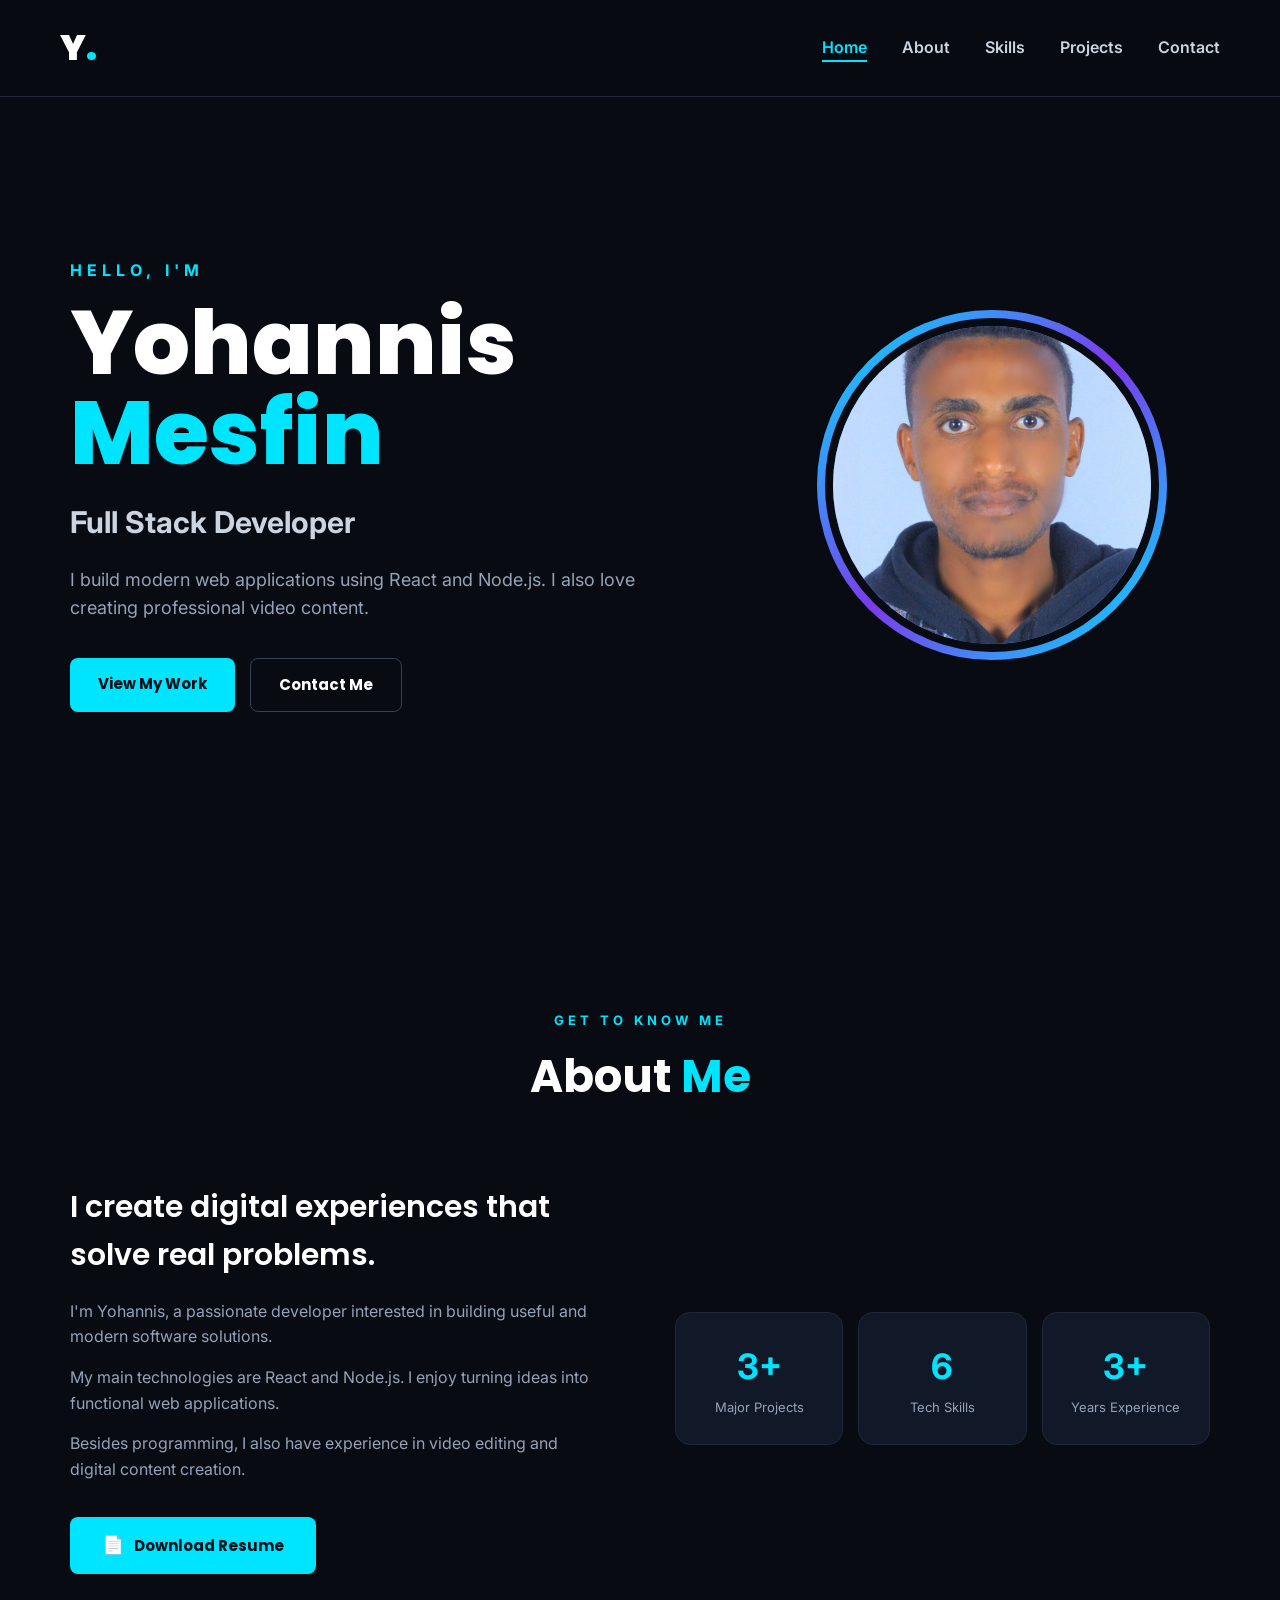
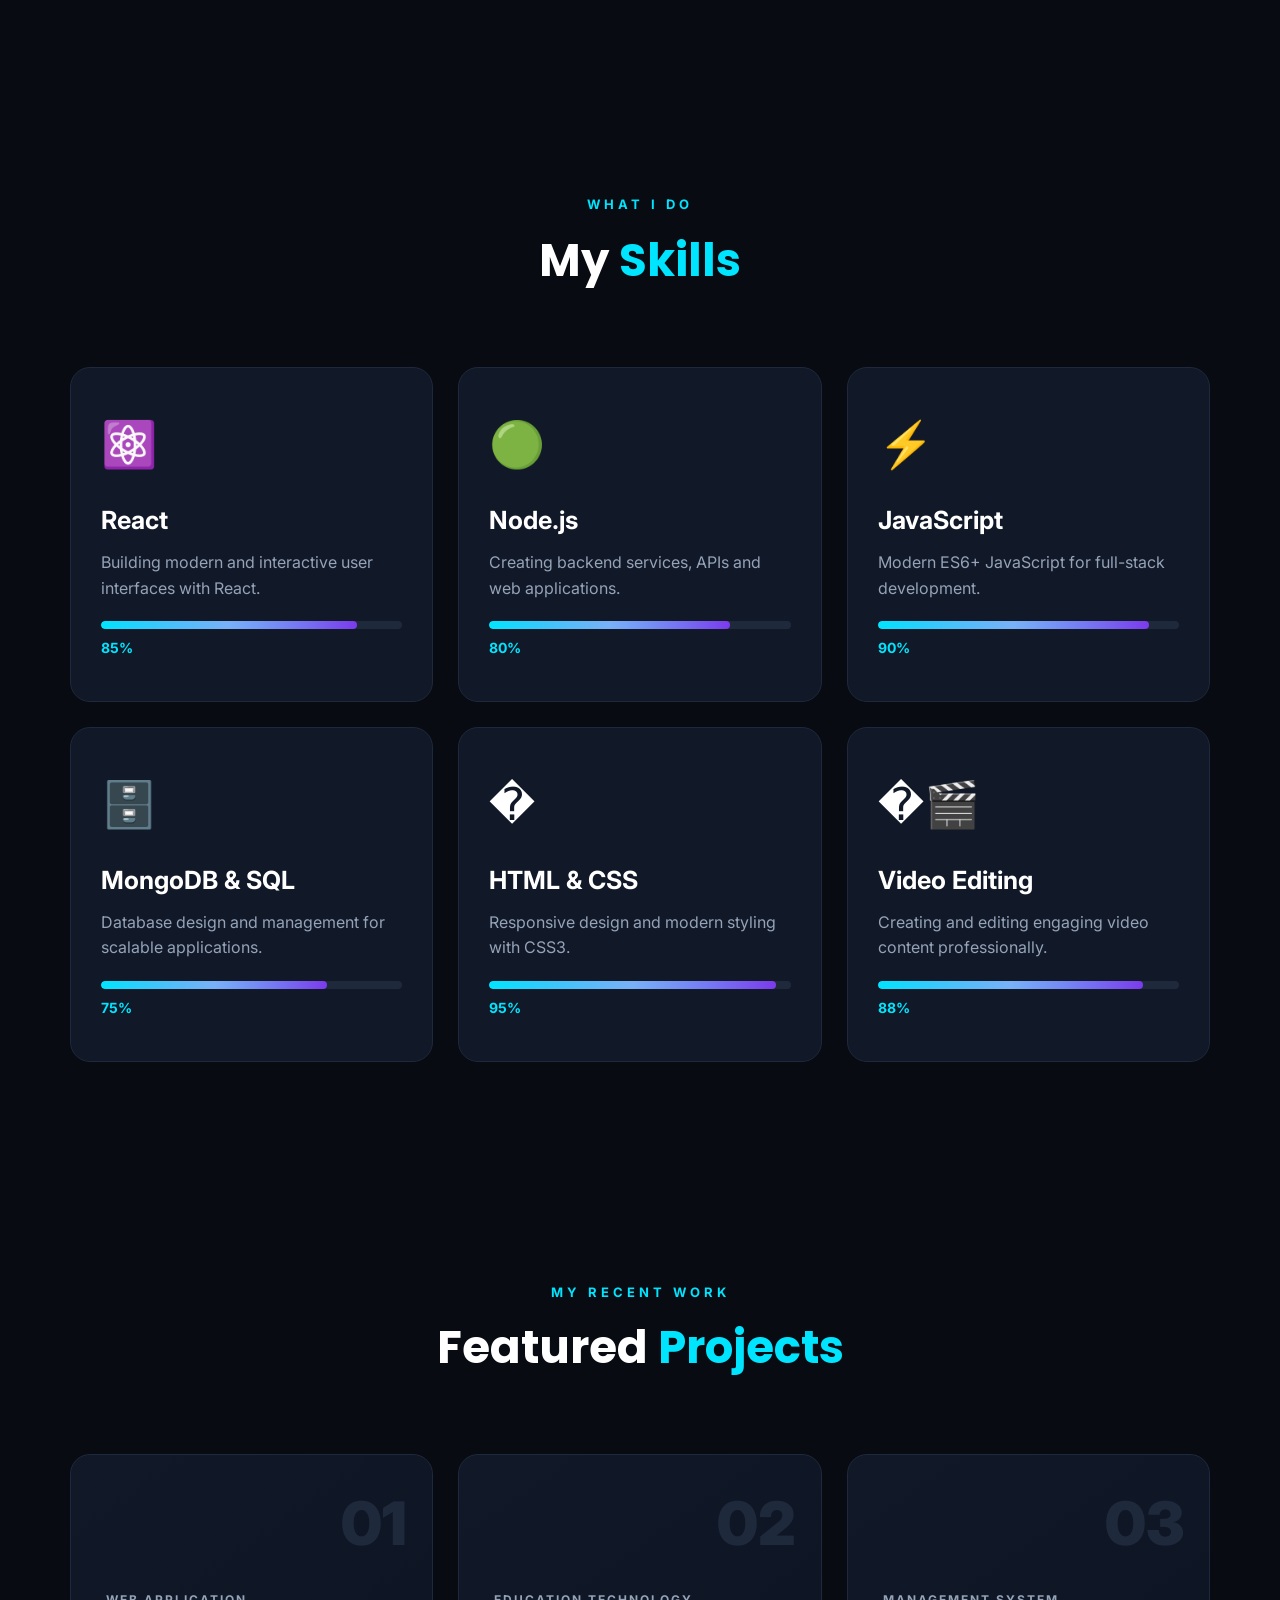
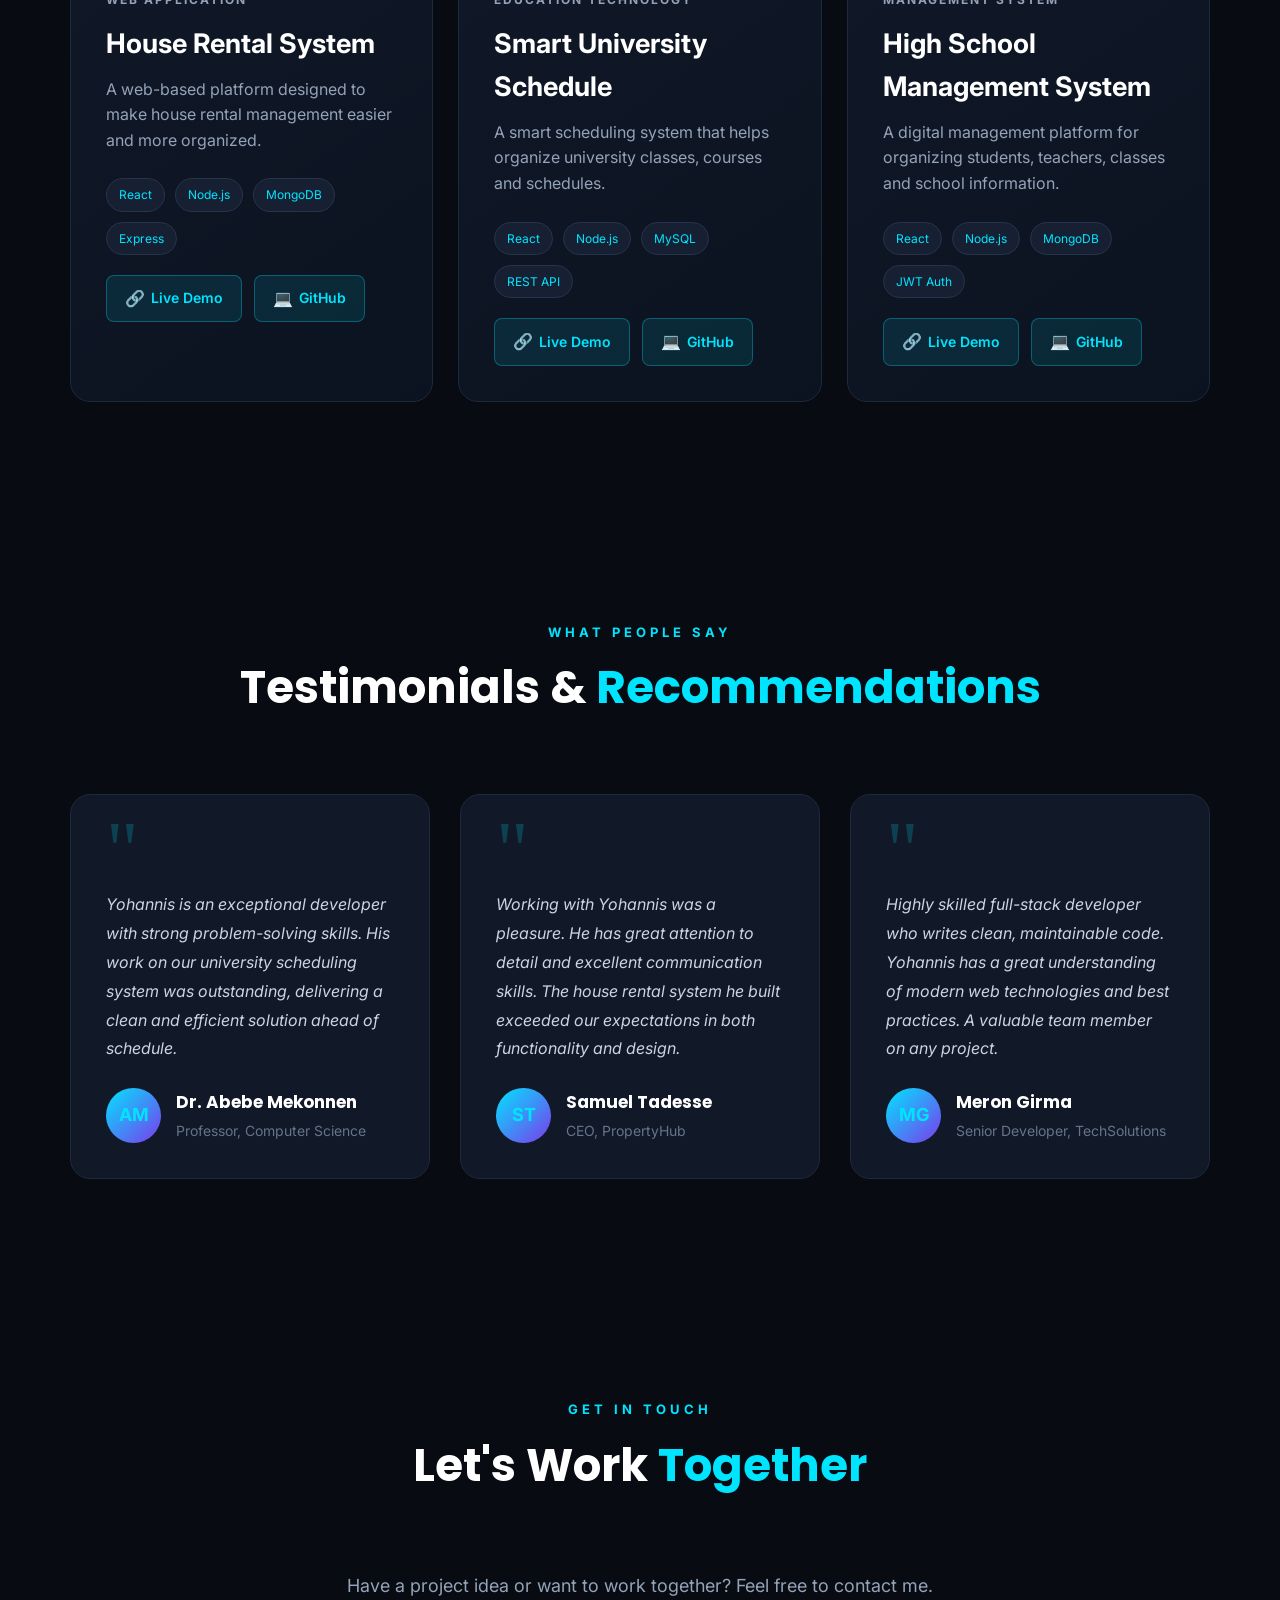
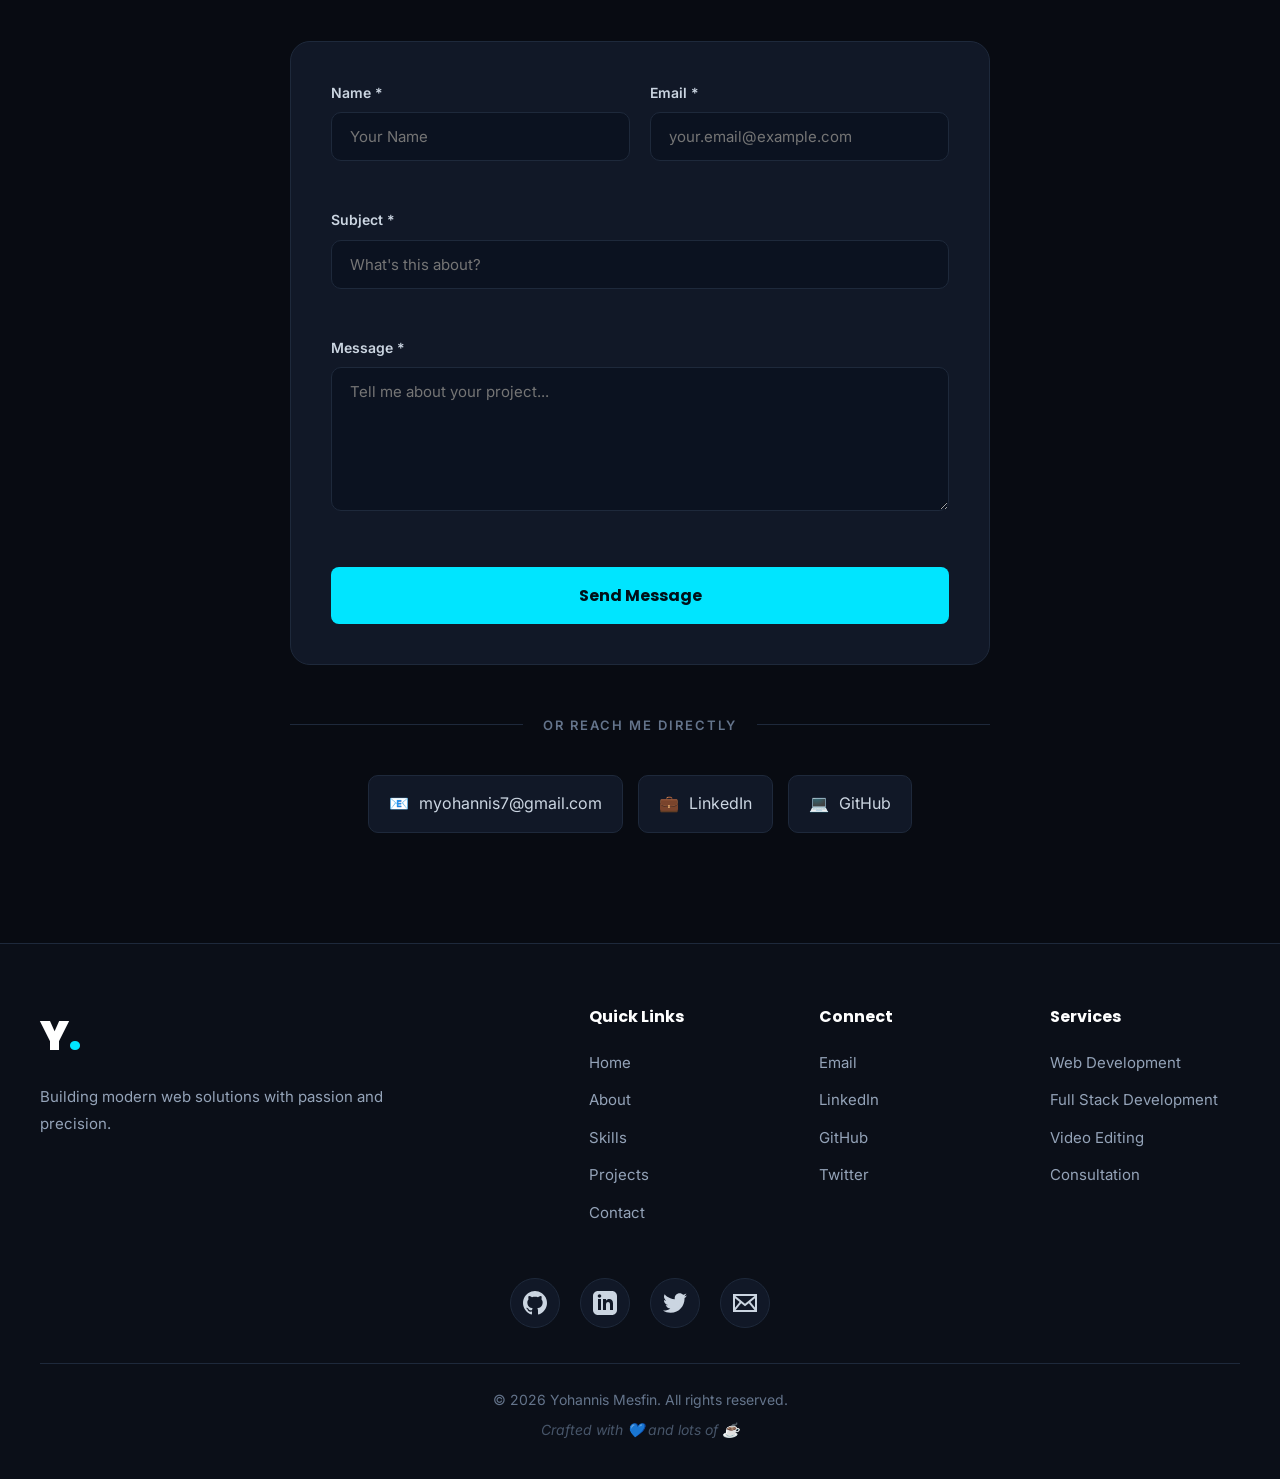
<file: index.html>
<!DOCTYPE html>
<html lang="en">

<head>
    <meta charset="UTF-8">
    <meta name="viewport" content="width=device-width, initial-scale=1.0">
    
    <!-- SEO Meta Tags -->
    <meta name="description" content="Yohannis Mesfin - Full Stack Developer specializing in React and Node.js. Building modern web applications and creating professional video content.">
    <meta name="keywords" content="Full Stack Developer, React Developer, Node.js, Web Development, Software Engineer, Video Editor, Yohannis Mesfin">
    <meta name="author" content="Yohannis Mesfin">
    <meta name="robots" content="index, follow">
    
    <!-- Open Graph / Facebook -->
    <meta property="og:type" content="website">
    <meta property="og:url" content="https://yourportfolio.com/">
    <meta property="og:title" content="Yohannis Mesfin | Full Stack Developer">
    <meta property="og:description" content="Full Stack Developer specializing in React and Node.js. Building modern web applications and creating professional video content.">
    <meta property="og:image" content="https://yourportfolio.com/jovani.jpg">
    
    <!-- Twitter -->
    <meta property="twitter:card" content="summary_large_image">
    <meta property="twitter:url" content="https://yourportfolio.com/">
    <meta property="twitter:title" content="Yohannis Mesfin | Full Stack Developer">
    <meta property="twitter:description" content="Full Stack Developer specializing in React and Node.js. Building modern web applications and creating professional video content.">
    <meta property="twitter:image" content="https://yourportfolio.com/jovani.jpg">
    
    <!-- Theme Color -->
    <meta name="theme-color" content="#00e5ff">
    <meta name="msapplication-navbutton-color" content="#00e5ff">
    <meta name="apple-mobile-web-app-status-bar-style" content="black-translucent">
    <meta name="apple-mobile-web-app-capable" content="yes">
    
    <!-- Favicon -->
    <link rel="icon" type="image/svg+xml" href="favicon.svg">
    <link rel="alternate icon" href="data:image/svg+xml,<svg xmlns='http://www.w3.org/2000/svg' viewBox='0 0 100 100'><rect width='100' height='100' fill='%23080b12' rx='20'/><text x='50' y='75' font-family='sans-serif' font-size='70' font-weight='900' fill='%23ffffff' text-anchor='middle'>Y</text><circle cx='78' cy='68' r='8' fill='%2300e5ff'/></svg>">
    <link rel="apple-touch-icon" href="data:image/svg+xml,<svg xmlns='http://www.w3.org/2000/svg' viewBox='0 0 180 180'><rect width='180' height='180' fill='%23080b12' rx='40'/><text x='90' y='135' font-family='sans-serif' font-size='120' font-weight='900' fill='%23ffffff' text-anchor='middle'>Y</text><circle cx='140' cy='122' r='14' fill='%2300e5ff'/></svg>">
    <link rel="manifest" href="manifest.json">
    
    <title>Yohannis Mesfin | Full Stack Developer Portfolio</title>
    
    <!-- Google Fonts -->
    <link rel="preconnect" href="https://fonts.googleapis.com">
    <link rel="preconnect" href="https://fonts.gstatic.com" crossorigin>
    <link href="https://fonts.googleapis.com/css2?family=Inter:wght@300;400;500;600;700;800;900&family=Poppins:wght@400;500;600;700;800;900&display=swap" rel="stylesheet">
    
    <link rel="stylesheet" href="style.css">
    
    <!-- Structured Data -->
    <script type="application/ld+json">
    {
      "@context": "https://schema.org",
      "@type": "Person",
      "name": "Yohannis Mesfin",
      "jobTitle": "Full Stack Developer",
      "url": "https://yourportfolio.com",
      "email": "myohannis7@gmail.com",
      "sameAs": [
        "https://www.linkedin.com/in/myohannis7/",
        "https://github.com/myohannis7-cell"
      ],
      "knowsAbout": ["React", "Node.js", "JavaScript", "Web Development", "Video Editing"]
    }
    </script>
</head>

<body>

    <!-- ================= LOADING SCREEN ================= -->
    
    <div class="loading-screen" id="loadingScreen">
        <div class="loader">
            <div class="loader-circle"></div>
            <div class="loader-text">Y<span>.</span></div>
        </div>
    </div>

    <!-- ================= NAVBAR ================= -->

    <header>
        <nav class="navbar">

            <a href="#home" class="logo">
                Y<span>.</span>
            </a>

            <button class="menu-btn" id="menuBtn">
                ☰
            </button>

            <ul class="nav-links" id="navLinks">

                <li>
                    <a href="#home">Home</a>
                </li>

                <li>
                    <a href="#about">About</a>
                </li>

                <li>
                    <a href="#skills">Skills</a>
                </li>

                <li>
                    <a href="#projects">Projects</a>
                </li>

                <li>
                    <a href="#contact">Contact</a>
                </li>

            </ul>

        </nav>
    </header>


    <!-- ================= HERO ================= -->

    <section class="hero" id="home">

        <div class="hero-content fade-in">

            <p class="hello">
                HELLO, I'M
            </p>

            <h1>
                Yohannis <span>Mesfin</span>
            </h1>

            <h2>
                Full Stack Developer
            </h2>

            <p class="hero-text">

                I build modern web applications using
                React and Node.js. I also love creating
                professional video content.

            </p>

            <div class="hero-buttons">

                <a href="#projects" class="btn primary">
                    View My Work
                </a>

                <a href="#contact" class="btn secondary">
                    Contact Me
                </a>

            </div>

        </div>


        <!-- PROFILE PHOTO -->

        <div class="hero-image fade-in">

            <div class="image-circle">

                <img src="jovani.jpg"
                     alt="Yohannis Mesfin - Full Stack Developer"
                     loading="eager">

            </div>

        </div>

    </section>


    <!-- ================= ABOUT ================= -->

    <section class="about section" id="about">

        <div class="section-title fade-in">

            <p>GET TO KNOW ME</p>

            <h2>About <span>Me</span></h2>

        </div>


        <div class="about-content fade-in">

            <div class="about-text">

                <h3>
                    I create digital experiences
                    that solve real problems.
                </h3>

                <p>

                    I'm Yohannis, a passionate developer
                    interested in building useful and
                    modern software solutions.

                </p>

                <p>

                    My main technologies are React and
                    Node.js. I enjoy turning ideas into
                    functional web applications.

                </p>

                <p>

                    Besides programming, I also have
                    experience in video editing and
                    digital content creation.

                </p>

                <a href="Yohannis-Mesfin-Resume.pdf" class="btn primary download-cv" download="Yohannis-Mesfin-Resume.pdf">
                    <span>📄</span> Download Resume
                </a>

            </div>


            <div class="about-box">

                <div>
                    <strong>3+</strong>
                    <span>Major Projects</span>
                </div>

                <div>
                    <strong>6</strong>
                    <span>Tech Skills</span>
                </div>

                <div>
                    <strong>3+</strong>
                    <span>Years Experience</span>
                </div>

            </div>

        </div>

    </section>


    <!-- ================= SKILLS ================= -->

    <section class="skills section" id="skills">

        <div class="section-title fade-in">

            <p>WHAT I DO</p>

            <h2>My <span>Skills</span></h2>

        </div>


        <div class="skills-grid">

            <!-- Frontend Skills -->
            <div class="skill-card fade-in">

                <div class="skill-icon">
                    ⚛️
                </div>

                <h3>React</h3>

                <p>
                    Building modern and interactive
                    user interfaces with React.
                </p>

                <div class="skill-bar">
                    <div class="skill-progress" data-progress="85"></div>
                </div>
                <span class="skill-percent">85%</span>

            </div>


            <!-- Backend Skills -->
            <div class="skill-card fade-in">

                <div class="skill-icon">
                    🟢
                </div>

                <h3>Node.js</h3>

                <p>
                    Creating backend services,
                    APIs and web applications.
                </p>

                <div class="skill-bar">
                    <div class="skill-progress" data-progress="80"></div>
                </div>
                <span class="skill-percent">80%</span>

            </div>


            <!-- JavaScript -->
            <div class="skill-card fade-in">

                <div class="skill-icon">
                    ⚡
                </div>

                <h3>JavaScript</h3>

                <p>
                    Modern ES6+ JavaScript for
                    full-stack development.
                </p>

                <div class="skill-bar">
                    <div class="skill-progress" data-progress="90"></div>
                </div>
                <span class="skill-percent">90%</span>

            </div>


            <!-- Database -->
            <div class="skill-card fade-in">

                <div class="skill-icon">
                    🗄️
                </div>

                <h3>MongoDB & SQL</h3>

                <p>
                    Database design and management
                    for scalable applications.
                </p>

                <div class="skill-bar">
                    <div class="skill-progress" data-progress="75"></div>
                </div>
                <span class="skill-percent">75%</span>

            </div>


            <!-- HTML/CSS -->
            <div class="skill-card fade-in">

                <div class="skill-icon">
                    �
                </div>

                <h3>HTML & CSS</h3>

                <p>
                    Responsive design and modern
                    styling with CSS3.
                </p>

                <div class="skill-bar">
                    <div class="skill-progress" data-progress="95"></div>
                </div>
                <span class="skill-percent">95%</span>

            </div>


            <!-- Video Editing -->
            <div class="skill-card fade-in">

                <div class="skill-icon">
                    �🎬
                </div>

                <h3>Video Editing</h3>

                <p>
                    Creating and editing engaging
                    video content professionally.
                </p>

                <div class="skill-bar">
                    <div class="skill-progress" data-progress="88"></div>
                </div>
                <span class="skill-percent">88%</span>

            </div>

        </div>

    </section>


    <!-- ================= PROJECTS ================= -->

    <section class="projects section" id="projects">

        <div class="section-title fade-in">

            <p>MY RECENT WORK</p>

            <h2>Featured <span>Projects</span></h2>

        </div>


        <div class="projects-grid">


            <!-- PROJECT 1 -->

            <article class="project-card fade-in">

                <div class="project-number">
                    01
                </div>

                <div class="project-content">

                    <p class="project-type">
                        WEB APPLICATION
                    </p>

                    <h3>
                        House Rental System
                    </h3>

                    <p>

                        A web-based platform designed
                        to make house rental management
                        easier and more organized.

                    </p>

                    <div class="tags">

                        <span>React</span>
                        <span>Node.js</span>
                        <span>MongoDB</span>
                        <span>Express</span>

                    </div>

                    <div class="project-links">
                        <a href="#" class="project-link" target="_blank" rel="noopener noreferrer">
                            <span>🔗</span> Live Demo
                        </a>
                        <a href="https://github.com/myohannis7-cell" class="project-link" target="_blank" rel="noopener noreferrer">
                            <span>💻</span> GitHub
                        </a>
                    </div>

                </div>

            </article>


            <!-- PROJECT 2 -->

            <article class="project-card fade-in">

                <div class="project-number">
                    02
                </div>

                <div class="project-content">

                    <p class="project-type">
                        EDUCATION TECHNOLOGY
                    </p>

                    <h3>
                        Smart University Schedule
                    </h3>

                    <p>

                        A smart scheduling system that
                        helps organize university classes,
                        courses and schedules.

                    </p>

                    <div class="tags">

                        <span>React</span>
                        <span>Node.js</span>
                        <span>MySQL</span>
                        <span>REST API</span>

                    </div>

                    <div class="project-links">
                        <a href="#" class="project-link" target="_blank" rel="noopener noreferrer">
                            <span>🔗</span> Live Demo
                        </a>
                        <a href="https://github.com/myohannis7-cell" class="project-link" target="_blank" rel="noopener noreferrer">
                            <span>💻</span> GitHub
                        </a>
                    </div>

                </div>

            </article>


            <!-- PROJECT 3 -->

            <article class="project-card fade-in">

                <div class="project-number">
                    03
                </div>

                <div class="project-content">

                    <p class="project-type">
                        MANAGEMENT SYSTEM
                    </p>

                    <h3>
                        High School Management System
                    </h3>

                    <p>

                        A digital management platform for
                        organizing students, teachers,
                        classes and school information.

                    </p>

                    <div class="tags">

                        <span>React</span>
                        <span>Node.js</span>
                        <span>MongoDB</span>
                        <span>JWT Auth</span>

                    </div>

                    <div class="project-links">
                        <a href="#" class="project-link" target="_blank" rel="noopener noreferrer">
                            <span>🔗</span> Live Demo
                        </a>
                        <a href="https://github.com/myohannis7-cell" class="project-link" target="_blank" rel="noopener noreferrer">
                            <span>💻</span> GitHub
                        </a>
                    </div>

                </div>

            </article>

        </div>

    </section>


    <!-- ================= TESTIMONIALS ================= -->

    <section class="testimonials section" id="testimonials">

        <div class="section-title fade-in">

            <p>WHAT PEOPLE SAY</p>

            <h2>Testimonials & <span>Recommendations</span></h2>

        </div>


        <div class="testimonials-grid">

            <!-- Testimonial 1 -->
            <div class="testimonial-card fade-in">

                <div class="quote-icon">"</div>

                <p class="testimonial-text">
                    Yohannis is an exceptional developer with strong
                    problem-solving skills. His work on our university
                    scheduling system was outstanding, delivering a clean
                    and efficient solution ahead of schedule.
                </p>

                <div class="testimonial-author">

                    <div class="author-avatar">
                        <span>AM</span>
                    </div>

                    <div class="author-info">
                        <h4>Dr. Abebe Mekonnen</h4>
                        <p>Professor, Computer Science</p>
                    </div>

                </div>

            </div>


            <!-- Testimonial 2 -->
            <div class="testimonial-card fade-in">

                <div class="quote-icon">"</div>

                <p class="testimonial-text">
                    Working with Yohannis was a pleasure. He has great
                    attention to detail and excellent communication skills.
                    The house rental system he built exceeded our
                    expectations in both functionality and design.
                </p>

                <div class="testimonial-author">

                    <div class="author-avatar">
                        <span>ST</span>
                    </div>

                    <div class="author-info">
                        <h4>Samuel Tadesse</h4>
                        <p>CEO, PropertyHub</p>
                    </div>

                </div>

            </div>


            <!-- Testimonial 3 -->
            <div class="testimonial-card fade-in">

                <div class="quote-icon">"</div>

                <p class="testimonial-text">
                    Highly skilled full-stack developer who writes clean,
                    maintainable code. Yohannis has a great understanding
                    of modern web technologies and best practices. A valuable
                    team member on any project.
                </p>

                <div class="testimonial-author">

                    <div class="author-avatar">
                        <span>MG</span>
                    </div>

                    <div class="author-info">
                        <h4>Meron Girma</h4>
                        <p>Senior Developer, TechSolutions</p>
                    </div>

                </div>

            </div>

        </div>

    </section>


    <!-- ================= CONTACT ================= -->

    <section class="contact section" id="contact">

        <div class="section-title fade-in">

            <p>GET IN TOUCH</p>

            <h2>Let's Work <span>Together</span></h2>

        </div>


        <div class="contact-content fade-in">

            <p>

                Have a project idea or want to work
                together? Feel free to contact me.

            </p>


            <!-- CONTACT FORM -->
            <form class="contact-form" id="contactForm" action="https://formsubmit.co/myohannis7@gmail.com" method="POST">
                
                <!-- FormSubmit Configuration -->
                <input type="hidden" name="_captcha" value="false">
                <input type="hidden" name="_next" value="https://yourportfolio.com/#contact">
                <input type="hidden" name="_subject" value="New Portfolio Contact from Website">
                <input type="hidden" name="_template" value="table">
                
                <div class="form-row">
                    <div class="form-group">
                        <label for="name">Name *</label>
                        <input 
                            type="text" 
                            id="name" 
                            name="name" 
                            required 
                            placeholder="Your Name"
                        >
                        <span class="error-message" id="nameError"></span>
                    </div>

                    <div class="form-group">
                        <label for="email">Email *</label>
                        <input 
                            type="email" 
                            id="email" 
                            name="email" 
                            required 
                            placeholder="your.email@example.com"
                        >
                        <span class="error-message" id="emailError"></span>
                    </div>
                </div>

                <div class="form-group">
                    <label for="subject">Subject *</label>
                    <input 
                        type="text" 
                        id="subject" 
                        name="subject" 
                        required 
                        placeholder="What's this about?"
                    >
                    <span class="error-message" id="subjectError"></span>
                </div>

                <div class="form-group">
                    <label for="message">Message *</label>
                    <textarea 
                        id="message" 
                        name="message" 
                        rows="6" 
                        required 
                        placeholder="Tell me about your project..."
                    ></textarea>
                    <span class="error-message" id="messageError"></span>
                </div>

                <button type="submit" class="btn primary submit-btn">
                    <span class="btn-text">Send Message</span>
                    <span class="btn-loader" style="display: none;">Sending...</span>
                </button>

                <div class="form-status" id="formStatus"></div>
            </form>


            <div class="contact-divider">
                <span>OR REACH ME DIRECTLY</span>
            </div>


            <div class="contact-links">

                <a href="mailto:myohannis7@gmail.com">

                    📧
                    <span>
                        myohannis7@gmail.com    
                    </span>

                </a>


                <a href="https://www.linkedin.com/in/myohannis7/" target="_blank" rel="noopener noreferrer">

                    💼
                    <span>
                        LinkedIn
                    </span>

                </a>


                <a href="https://github.com/myohannis7-cell" target="_blank" rel="noopener noreferrer">

                    💻
                    <span>
                        GitHub
                    </span>

                </a>

            </div>

        </div>

    </section>


    <!-- ================= FOOTER ================= -->

    <footer>

        <div class="footer-content">

            <div class="footer-main">

                <div class="footer-brand">
                    <h3 class="footer-logo">Y<span>.</span></h3>
                    <p>Building modern web solutions with passion and precision.</p>
                </div>

                <div class="footer-links-group">

                    <div class="footer-section">
                        <h4>Quick Links</h4>
                        <ul class="footer-links">
                            <li><a href="#home">Home</a></li>
                            <li><a href="#about">About</a></li>
                            <li><a href="#skills">Skills</a></li>
                            <li><a href="#projects">Projects</a></li>
                            <li><a href="#contact">Contact</a></li>
                        </ul>
                    </div>

                    <div class="footer-section">
                        <h4>Connect</h4>
                        <ul class="footer-links">
                            <li><a href="mailto:myohannis7@gmail.com" target="_blank" rel="noopener noreferrer">Email</a></li>
                            <li><a href="https://www.linkedin.com/in/myohannis7/" target="_blank" rel="noopener noreferrer">LinkedIn</a></li>
                            <li><a href="https://github.com/myohannis7-cell" target="_blank" rel="noopener noreferrer">GitHub</a></li>
                            <li><a href="https://twitter.com/yourhandle" target="_blank" rel="noopener noreferrer">Twitter</a></li>
                        </ul>
                    </div>

                    <div class="footer-section">
                        <h4>Services</h4>
                        <ul class="footer-links">
                            <li><a href="#skills">Web Development</a></li>
                            <li><a href="#skills">Full Stack Development</a></li>
                            <li><a href="#skills">Video Editing</a></li>
                            <li><a href="#contact">Consultation</a></li>
                        </ul>
                    </div>

                </div>

            </div>

            <div class="footer-social">
                <a href="https://github.com/myohannis7-cell" target="_blank" rel="noopener noreferrer" aria-label="GitHub">
                    <svg width="24" height="24" viewBox="0 0 24 24" fill="currentColor">
                        <path d="M12 0c-6.626 0-12 5.373-12 12 0 5.302 3.438 9.8 8.207 11.387.599.111.793-.261.793-.577v-2.234c-3.338.726-4.033-1.416-4.033-1.416-.546-1.387-1.333-1.756-1.333-1.756-1.089-.745.083-.729.083-.729 1.205.084 1.839 1.237 1.839 1.237 1.07 1.834 2.807 1.304 3.492.997.107-.775.418-1.305.762-1.604-2.665-.305-5.467-1.334-5.467-5.931 0-1.311.469-2.381 1.236-3.221-.124-.303-.535-1.524.117-3.176 0 0 1.008-.322 3.301 1.23.957-.266 1.983-.399 3.003-.404 1.02.005 2.047.138 3.006.404 2.291-1.552 3.297-1.23 3.297-1.23.653 1.653.242 2.874.118 3.176.77.84 1.235 1.911 1.235 3.221 0 4.609-2.807 5.624-5.479 5.921.43.372.823 1.102.823 2.222v3.293c0 .319.192.694.801.576 4.765-1.589 8.199-6.086 8.199-11.386 0-6.627-5.373-12-12-12z"/>
                    </svg>
                </a>
                <a href="https://www.linkedin.com/in/myohannis7/" target="_blank" rel="noopener noreferrer" aria-label="LinkedIn">
                    <svg width="24" height="24" viewBox="0 0 24 24" fill="currentColor">
                        <path d="M19 0h-14c-2.761 0-5 2.239-5 5v14c0 2.761 2.239 5 5 5h14c2.762 0 5-2.239 5-5v-14c0-2.761-2.238-5-5-5zm-11 19h-3v-11h3v11zm-1.5-12.268c-.966 0-1.75-.79-1.75-1.764s.784-1.764 1.75-1.764 1.75.79 1.75 1.764-.783 1.764-1.75 1.764zm13.5 12.268h-3v-5.604c0-3.368-4-3.113-4 0v5.604h-3v-11h3v1.765c1.396-2.586 7-2.777 7 2.476v6.759z"/>
                    </svg>
                </a>
                <a href="https://twitter.com/yourhandle" target="_blank" rel="noopener noreferrer" aria-label="Twitter">
                    <svg width="24" height="24" viewBox="0 0 24 24" fill="currentColor">
                        <path d="M24 4.557c-.883.392-1.832.656-2.828.775 1.017-.609 1.798-1.574 2.165-2.724-.951.564-2.005.974-3.127 1.195-.897-.957-2.178-1.555-3.594-1.555-3.179 0-5.515 2.966-4.797 6.045-4.091-.205-7.719-2.165-10.148-5.144-1.29 2.213-.669 5.108 1.523 6.574-.806-.026-1.566-.247-2.229-.616-.054 2.281 1.581 4.415 3.949 4.89-.693.188-1.452.232-2.224.084.626 1.956 2.444 3.379 4.6 3.419-2.07 1.623-4.678 2.348-7.29 2.04 2.179 1.397 4.768 2.212 7.548 2.212 9.142 0 14.307-7.721 13.995-14.646.962-.695 1.797-1.562 2.457-2.549z"/>
                    </svg>
                </a>
                <a href="mailto:myohannis7@gmail.com" aria-label="Email">
                    <svg width="24" height="24" viewBox="0 0 24 24" fill="currentColor">
                        <path d="M0 3v18h24v-18h-24zm6.623 7.929l-4.623 5.712v-9.458l4.623 3.746zm-4.141-5.929h19.035l-9.517 7.713-9.518-7.713zm5.694 7.188l3.824 3.099 3.83-3.104 5.612 6.817h-18.779l5.513-6.812zm9.208-1.264l4.616-3.741v9.348l-4.616-5.607z"/>
                    </svg>
                </a>
            </div>

            <div class="footer-divider"></div>

            <div class="footer-bottom">
                <p>© 2026 Yohannis Mesfin. All rights reserved.</p>
                <p class="footer-tagline">Crafted with 💙 and lots of ☕</p>
            </div>

        </div>

    </footer>


    <script src="script.js"></script>

</body>

</html>
</file>
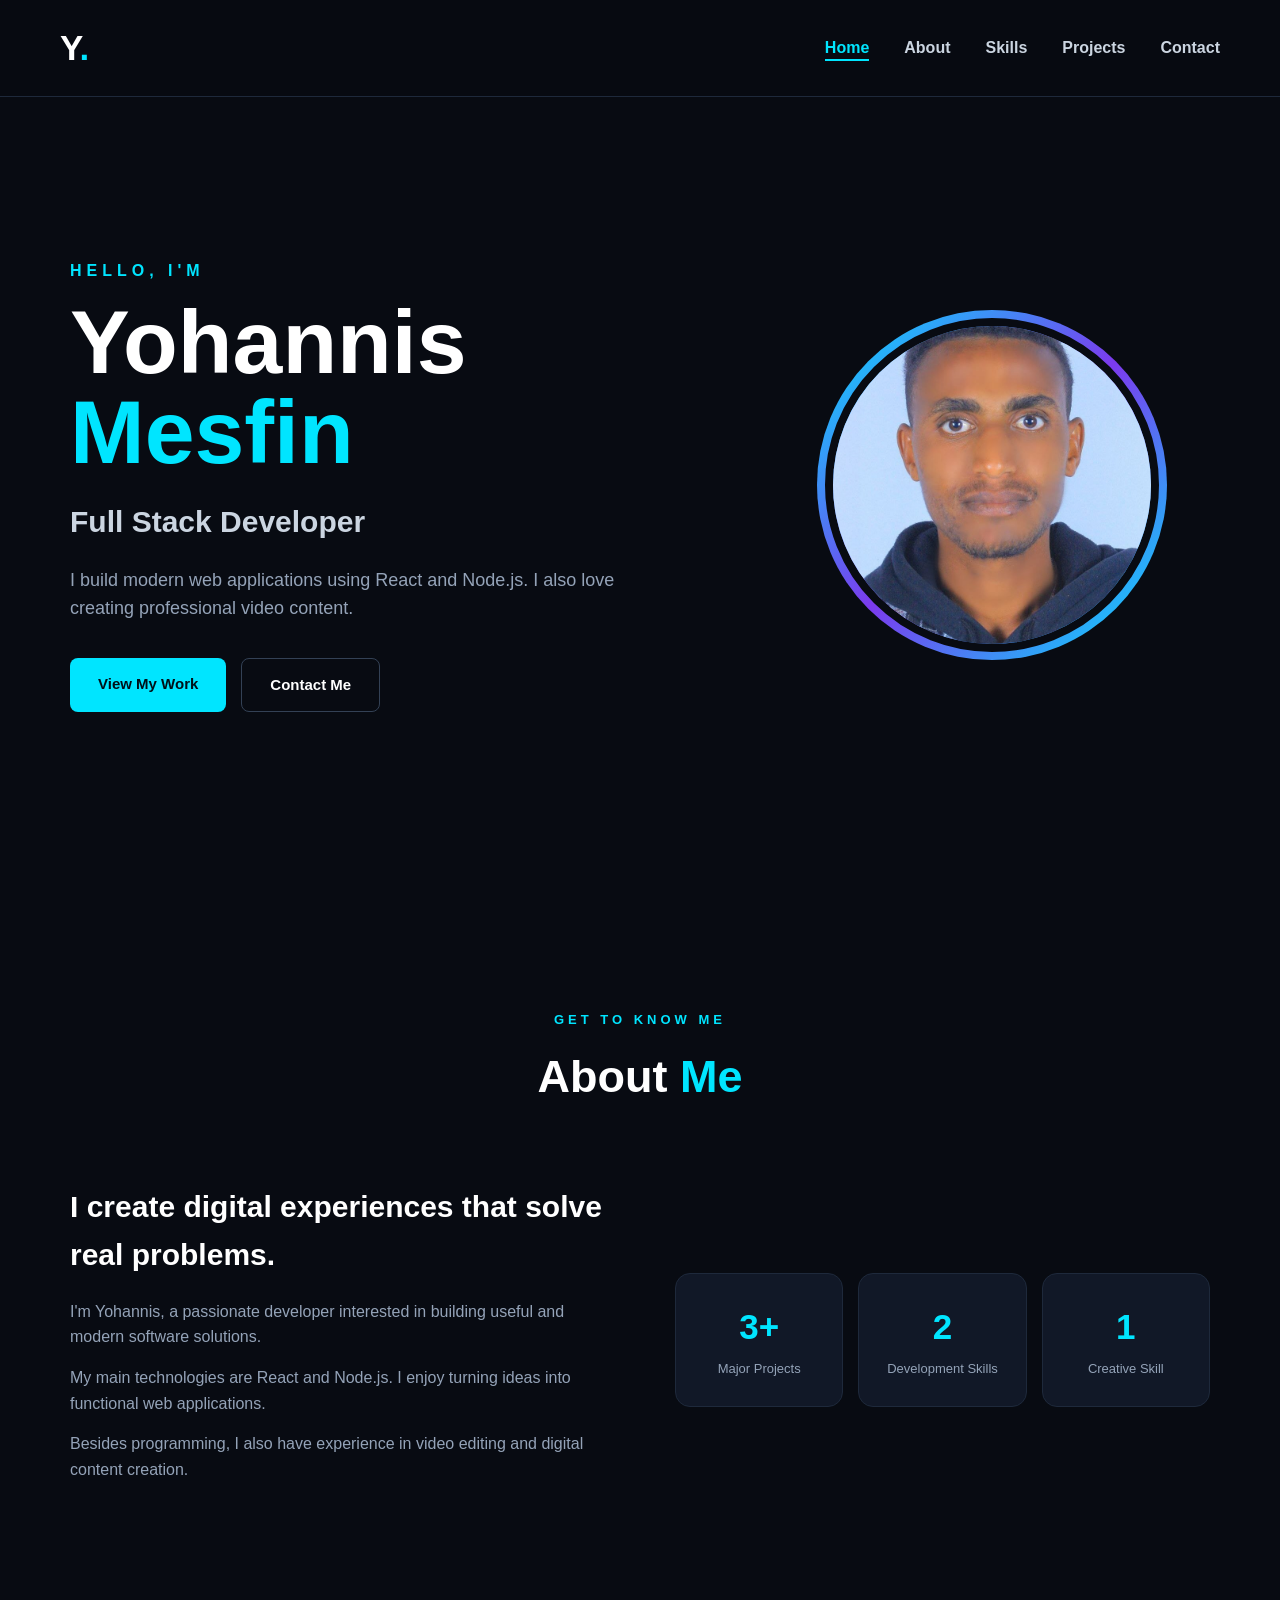
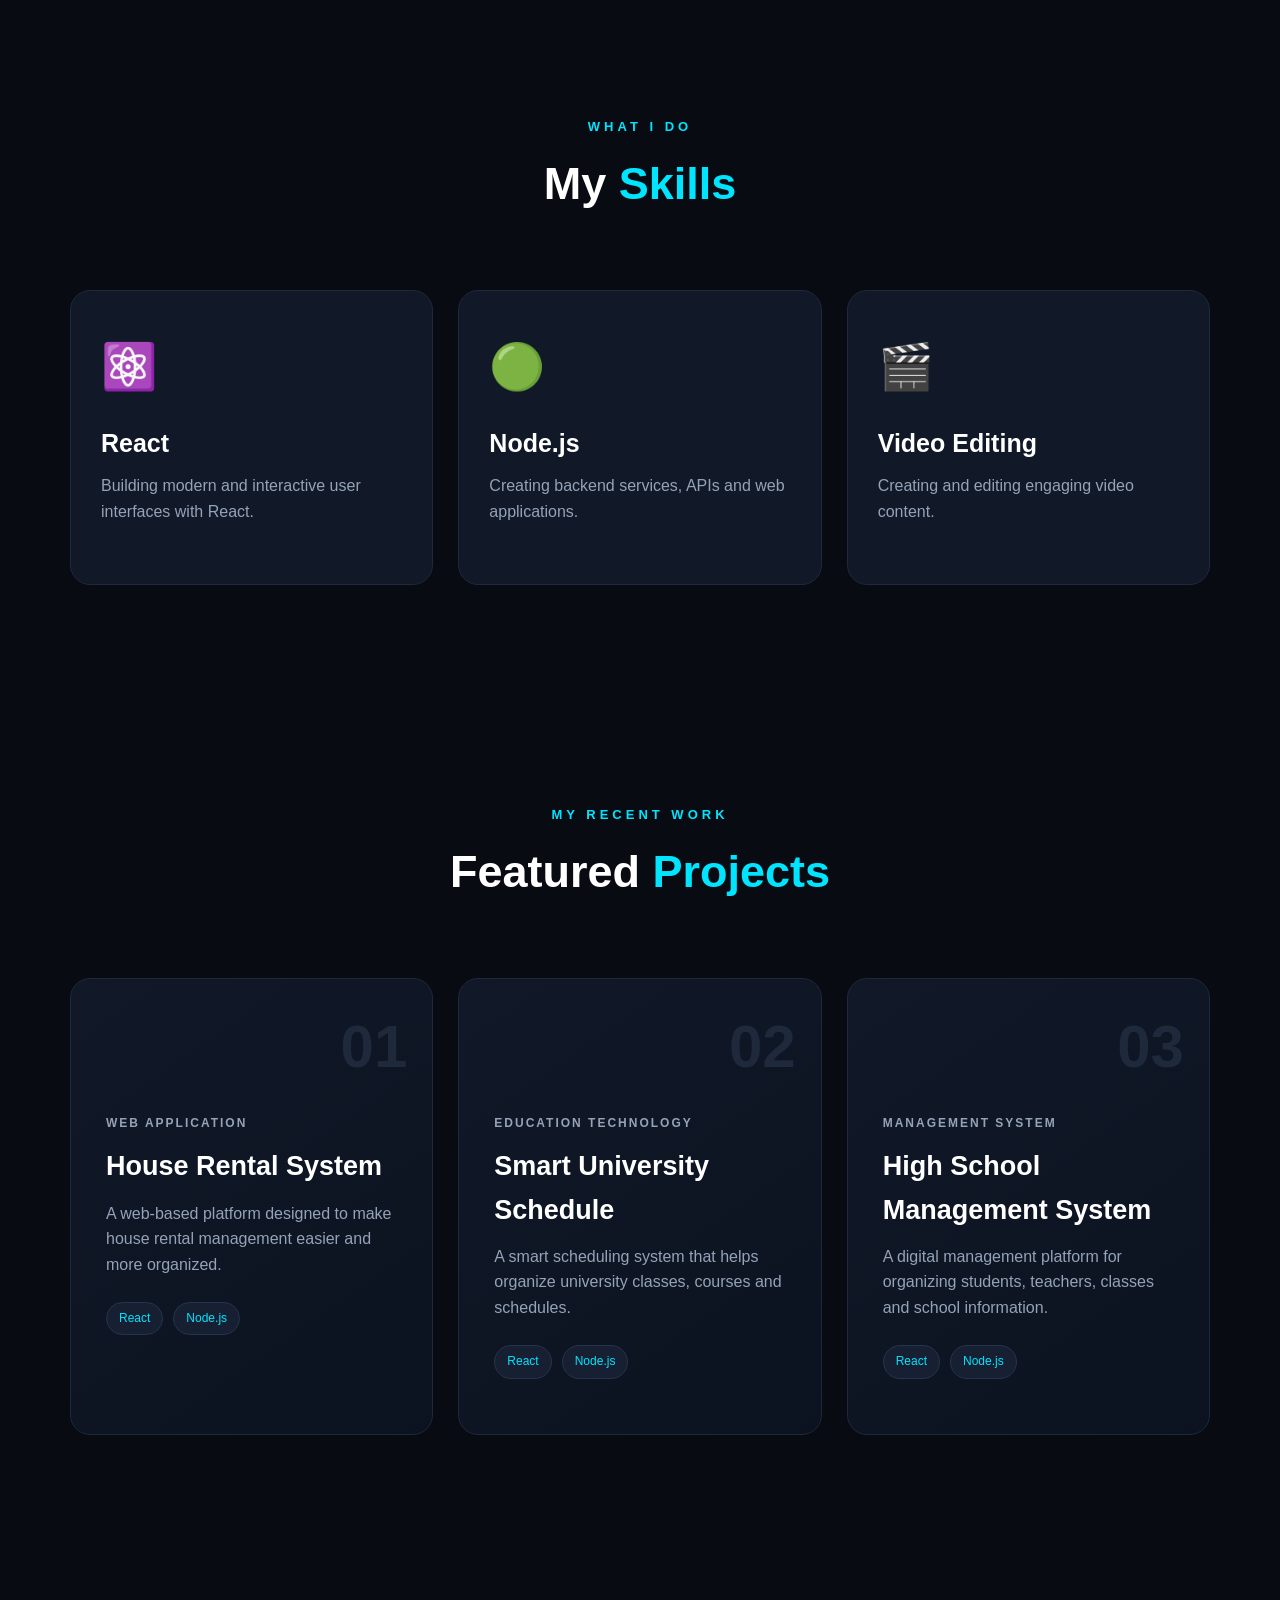
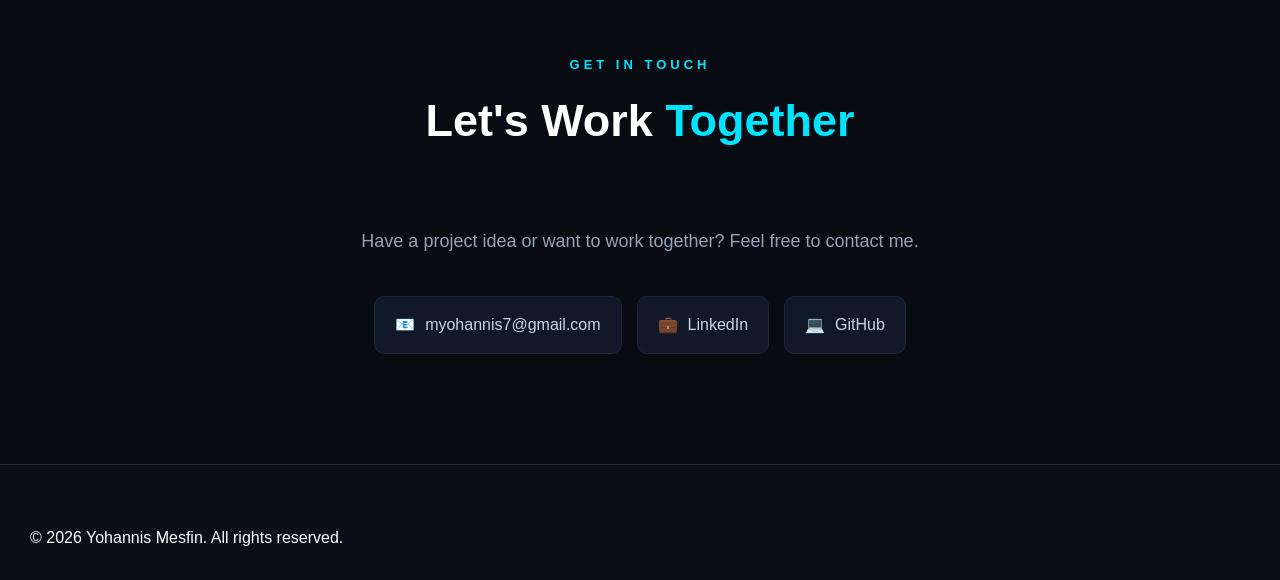
<file: john.html>
<!DOCTYPE html>
<html lang="en">

<head>
    <meta charset="UTF-8">

    <meta name="viewport"
          content="width=device-width, initial-scale=1.0">

    <title>Yohannis | Full Stack Developer</title>

    <link rel="stylesheet" href="style.css">
</head>

<body>

    <!-- ================= NAVBAR ================= -->

    <header>
        <nav class="navbar">

            <a href="#home" class="logo">
                Y<span>.</span>
            </a>

            <button class="menu-btn" id="menuBtn">
                ☰
            </button>

            <ul class="nav-links" id="navLinks">

                <li>
                    <a href="#home">Home</a>
                </li>

                <li>
                    <a href="#about">About</a>
                </li>

                <li>
                    <a href="#skills">Skills</a>
                </li>

                <li>
                    <a href="#projects">Projects</a>
                </li>

                <li>
                    <a href="#contact">Contact</a>
                </li>

            </ul>

        </nav>
    </header>


    <!-- ================= HERO ================= -->

    <section class="hero" id="home">

        <div class="hero-content">

            <p class="hello">
                HELLO, I'M
            </p>

            <h1>
                Yohannis <span>Mesfin</span>
            </h1>

            <h2>
                Full Stack Developer
            </h2>

            <p class="hero-text">

                I build modern web applications using
                React and Node.js. I also love creating
                professional video content.

            </p>

            <div class="hero-buttons">

                <a href="#projects" class="btn primary">
                    View My Work
                </a>

                <a href="#contact" class="btn secondary">
                    Contact Me
                </a>

            </div>

        </div>


        <!-- PROFILE PHOTO -->

        <div class="hero-image">

            <div class="image-circle">

                <img src="jovani.jpg"
                     alt="Yohannis">

            </div>

        </div>

    </section>


    <!-- ================= ABOUT ================= -->

    <section class="about section" id="about">

        <div class="section-title">

            <p>GET TO KNOW ME</p>

            <h2>About <span>Me</span></h2>

        </div>


        <div class="about-content">

            <div class="about-text">

                <h3>
                    I create digital experiences
                    that solve real problems.
                </h3>

                <p>

                    I'm Yohannis, a passionate developer
                    interested in building useful and
                    modern software solutions.

                </p>

                <p>

                    My main technologies are React and
                    Node.js. I enjoy turning ideas into
                    functional web applications.

                </p>

                <p>

                    Besides programming, I also have
                    experience in video editing and
                    digital content creation.

                </p>

            </div>


            <div class="about-box">

                <div>
                    <strong>3+</strong>
                    <span>Major Projects</span>
                </div>

                <div>
                    <strong>2</strong>
                    <span>Development Skills</span>
                </div>

                <div>
                    <strong>1</strong>
                    <span>Creative Skill</span>
                </div>

            </div>

        </div>

    </section>


    <!-- ================= SKILLS ================= -->

    <section class="skills section" id="skills">

        <div class="section-title">

            <p>WHAT I DO</p>

            <h2>My <span>Skills</span></h2>

        </div>


        <div class="skills-grid">

            <div class="skill-card">

                <div class="skill-icon">
                    ⚛️
                </div>

                <h3>React</h3>

                <p>
                    Building modern and interactive
                    user interfaces with React.
                </p>

            </div>


            <div class="skill-card">

                <div class="skill-icon">
                    🟢
                </div>

                <h3>Node.js</h3>

                <p>
                    Creating backend services,
                    APIs and web applications.
                </p>

            </div>


            <div class="skill-card">

                <div class="skill-icon">
                    🎬
                </div>

                <h3>Video Editing</h3>

                <p>
                    Creating and editing engaging
                    video content.
                </p>

            </div>

        </div>

    </section>


    <!-- ================= PROJECTS ================= -->

    <section class="projects section" id="projects">

        <div class="section-title">

            <p>MY RECENT WORK</p>

            <h2>Featured <span>Projects</span></h2>

        </div>


        <div class="projects-grid">


            <!-- PROJECT 1 -->

            <article class="project-card">

                <div class="project-number">
                    01
                </div>

                <div class="project-content">

                    <p class="project-type">
                        WEB APPLICATION
                    </p>

                    <h3>
                        House Rental System
                    </h3>

                    <p>

                        A web-based platform designed
                        to make house rental management
                        easier and more organized.

                    </p>

                    <div class="tags">

                        <span>React</span>
                        <span>Node.js</span>

                    </div>

                </div>

            </article>


            <!-- PROJECT 2 -->

            <article class="project-card">

                <div class="project-number">
                    02
                </div>

                <div class="project-content">

                    <p class="project-type">
                        EDUCATION TECHNOLOGY
                    </p>

                    <h3>
                        Smart University Schedule
                    </h3>

                    <p>

                        A smart scheduling system that
                        helps organize university classes,
                        courses and schedules.

                    </p>

                    <div class="tags">

                        <span>React</span>
                        <span>Node.js</span>

                    </div>

                </div>

            </article>


            <!-- PROJECT 3 -->

            <article class="project-card">

                <div class="project-number">
                    03
                </div>

                <div class="project-content">

                    <p class="project-type">
                        MANAGEMENT SYSTEM
                    </p>

                    <h3>
                        High School Management System
                    </h3>

                    <p>

                        A digital management platform for
                        organizing students, teachers,
                        classes and school information.

                    </p>

                    <div class="tags">

                        <span>React</span>
                        <span>Node.js</span>

                    </div>

                </div>

            </article>

        </div>

    </section>


    <!-- ================= CONTACT ================= -->

    <section class="contact section" id="contact">

        <div class="section-title">

            <p>GET IN TOUCH</p>

            <h2>Let's Work <span>Together</span></h2>

        </div>


        <div class="contact-content">

            <p>

                Have a project idea or want to work
                together? Feel free to contact me.

            </p>


            <div class="contact-links">

                <a href="mailto:myohannis7@gmail.com">

                    📧
                    <span>
                        myohannis7@gmail.com    
                    </span>

                </a>


                <a href="https://www.linkedin.com/in/myohannis7/">

                    💼
                    <span>
                        LinkedIn
                    </span>

                </a>


                <a href="https://github.com/myohannis7-cell">

                    💻
                    <span>
                        GitHub
                    </span>

                </a>

            </div>

        </div>

    </section>


    <!-- ================= FOOTER ================= -->

    <footer>

        <p>
            © 2026 Yohannis Mesfin. All rights reserved.
        </p>

    </footer>


    <script src="script.js"></script>

</body>

</html>
</file>
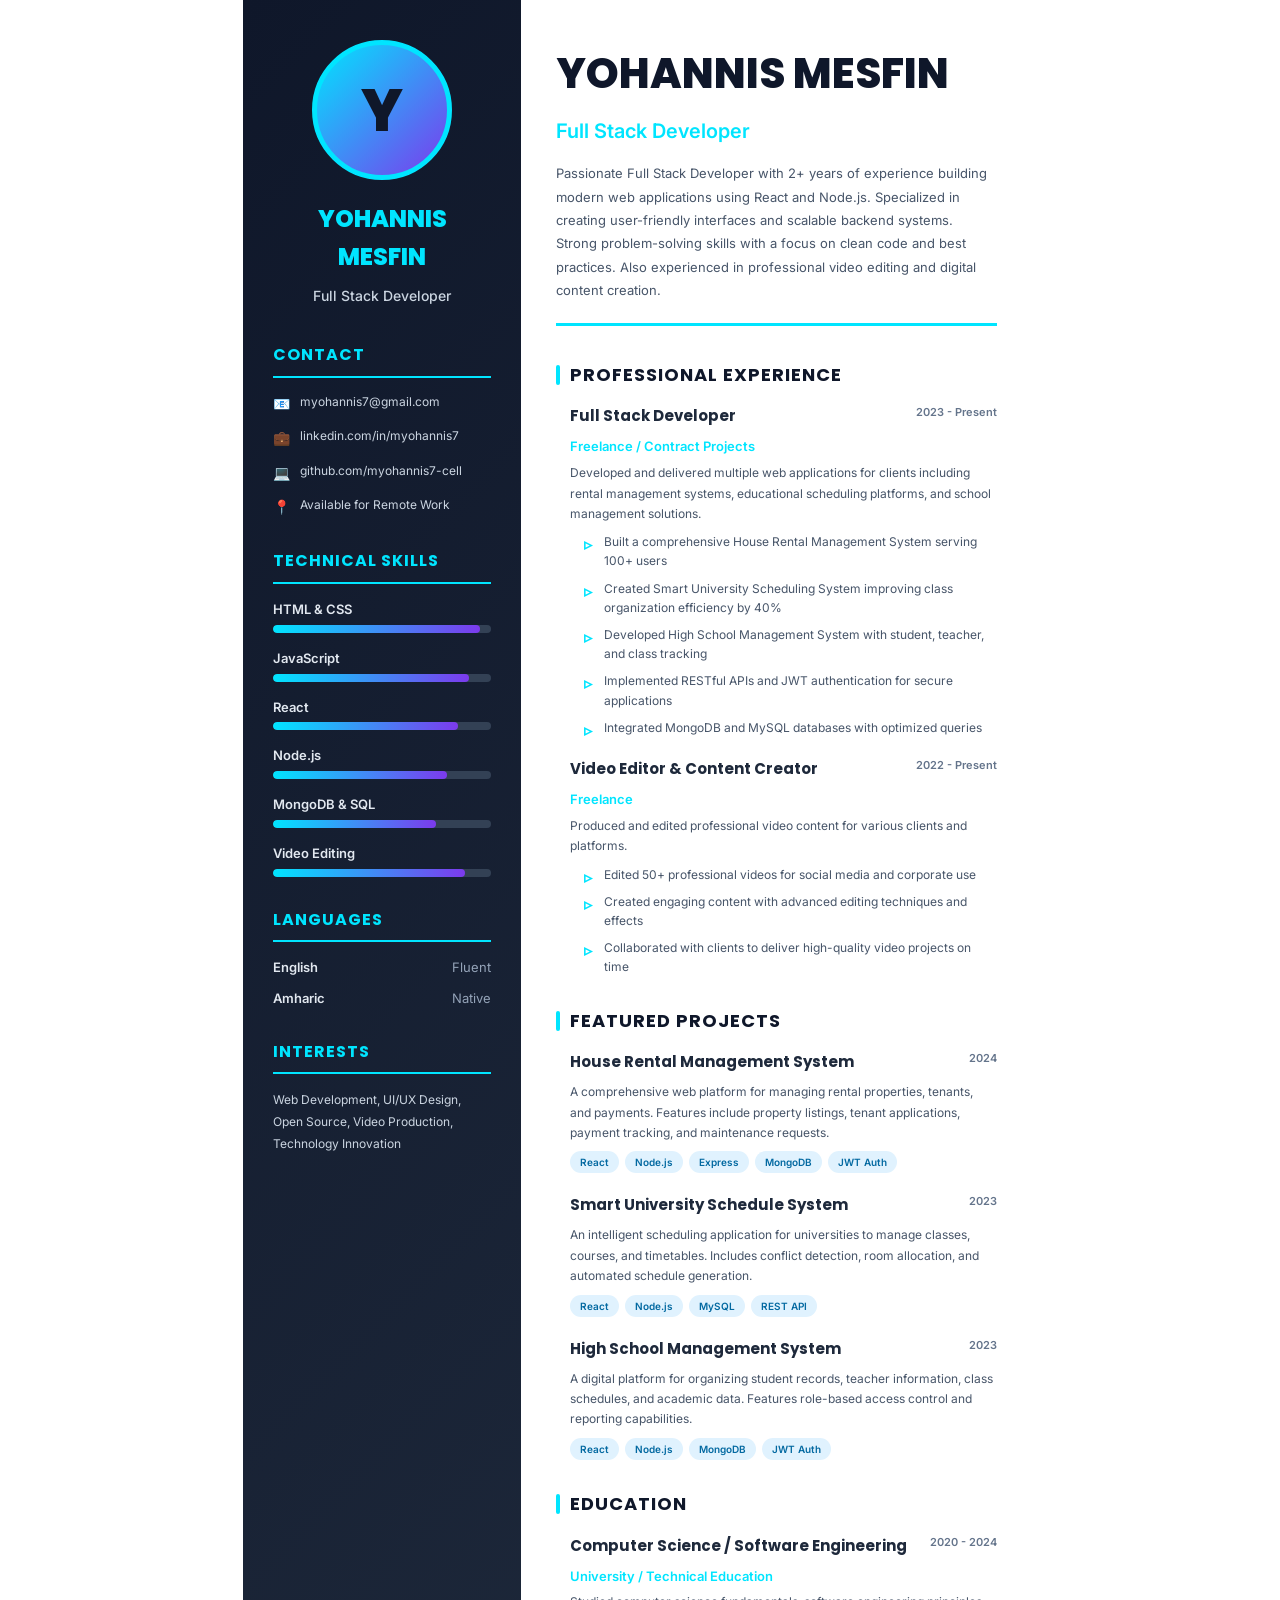
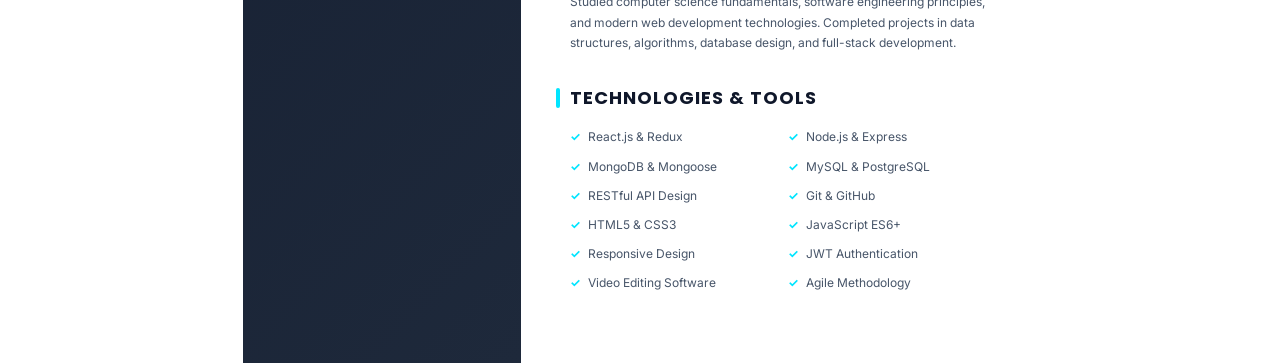
<file: resume.html>
<!DOCTYPE html>
<html lang="en">
<head>
    <meta charset="UTF-8">
    <meta name="viewport" content="width=device-width, initial-scale=1.0">
    <title>Yohannis Mesfin - Resume</title>
    <link rel="preconnect" href="https://fonts.googleapis.com">
    <link rel="preconnect" href="https://fonts.gstatic.com" crossorigin>
    <link href="https://fonts.googleapis.com/css2?family=Inter:wght@300;400;500;600;700;800&family=Poppins:wght@600;700;800&display=swap" rel="stylesheet">
    <style>
        * {
            margin: 0;
            padding: 0;
            box-sizing: border-box;
        }

        @page {
            size: A4;
            margin: 0;
        }

        @media print {
            body {
                -webkit-print-color-adjust: exact;
                print-color-adjust: exact;
            }
        }

        body {
            font-family: 'Inter', sans-serif;
            background: #ffffff;
            color: #1e293b;
            line-height: 1.6;
        }

        .resume-container {
            width: 21cm;
            min-height: 29.7cm;
            margin: 0 auto;
            background: white;
            display: flex;
        }

        /* Left Sidebar */
        .sidebar {
            width: 35%;
            background: linear-gradient(135deg, #0f172a 0%, #1e293b 100%);
            color: #ffffff;
            padding: 40px 30px;
        }

        .profile-section {
            text-align: center;
            margin-bottom: 35px;
        }

        .profile-circle {
            width: 140px;
            height: 140px;
            border-radius: 50%;
            margin: 0 auto 20px;
            border: 5px solid #00e5ff;
            overflow: hidden;
            background: linear-gradient(135deg, #00e5ff, #7c3aed);
            display: flex;
            align-items: center;
            justify-content: center;
            font-size: 60px;
            font-weight: 800;
            font-family: 'Poppins', sans-serif;
            color: #0f172a;
        }

        .profile-name {
            font-size: 24px;
            font-weight: 800;
            font-family: 'Poppins', sans-serif;
            margin-bottom: 8px;
            color: #00e5ff;
        }

        .profile-title {
            font-size: 14px;
            color: #cbd5e1;
            font-weight: 500;
        }

        .sidebar-section {
            margin-bottom: 30px;
        }

        .sidebar-heading {
            font-size: 16px;
            font-weight: 700;
            font-family: 'Poppins', sans-serif;
            margin-bottom: 15px;
            color: #00e5ff;
            text-transform: uppercase;
            letter-spacing: 1px;
            border-bottom: 2px solid #00e5ff;
            padding-bottom: 8px;
        }

        .contact-item {
            display: flex;
            align-items: flex-start;
            margin-bottom: 12px;
            font-size: 12px;
        }

        .contact-icon {
            margin-right: 10px;
            color: #00e5ff;
            font-size: 14px;
            min-width: 16px;
        }

        .contact-text {
            color: #cbd5e1;
            line-height: 1.5;
            word-break: break-word;
        }

        .skill-item {
            margin-bottom: 15px;
        }

        .skill-name {
            font-size: 13px;
            font-weight: 600;
            margin-bottom: 5px;
            color: #e2e8f0;
        }

        .skill-bar {
            width: 100%;
            height: 8px;
            background: #334155;
            border-radius: 10px;
            overflow: hidden;
        }

        .skill-progress {
            height: 100%;
            background: linear-gradient(90deg, #00e5ff, #7c3aed);
            border-radius: 10px;
        }

        .language-item {
            display: flex;
            justify-content: space-between;
            margin-bottom: 10px;
            font-size: 13px;
        }

        .language-name {
            font-weight: 600;
            color: #e2e8f0;
        }

        .language-level {
            color: #94a3b8;
        }

        /* Main Content */
        .main-content {
            width: 65%;
            padding: 40px 40px 40px 35px;
        }

        .header {
            margin-bottom: 35px;
            border-bottom: 3px solid #00e5ff;
            padding-bottom: 20px;
        }

        .header h1 {
            font-size: 42px;
            font-weight: 800;
            font-family: 'Poppins', sans-serif;
            color: #0f172a;
            margin-bottom: 8px;
        }

        .header h2 {
            font-size: 20px;
            color: #00e5ff;
            font-weight: 600;
            margin-bottom: 15px;
        }

        .header-summary {
            font-size: 13px;
            color: #475569;
            line-height: 1.8;
        }

        .section {
            margin-bottom: 30px;
        }

        .section-title {
            font-size: 18px;
            font-weight: 700;
            font-family: 'Poppins', sans-serif;
            color: #0f172a;
            margin-bottom: 15px;
            text-transform: uppercase;
            letter-spacing: 1px;
            display: flex;
            align-items: center;
        }

        .section-title::before {
            content: '';
            width: 4px;
            height: 20px;
            background: #00e5ff;
            margin-right: 10px;
            border-radius: 2px;
        }

        .experience-item,
        .education-item,
        .project-item {
            margin-bottom: 20px;
            padding-left: 14px;
        }

        .item-header {
            display: flex;
            justify-content: space-between;
            align-items: flex-start;
            margin-bottom: 8px;
        }

        .item-title {
            font-size: 15px;
            font-weight: 700;
            color: #1e293b;
            font-family: 'Poppins', sans-serif;
        }

        .item-date {
            font-size: 11px;
            color: #64748b;
            font-weight: 600;
            white-space: nowrap;
            margin-left: 15px;
        }

        .item-subtitle {
            font-size: 13px;
            color: #00e5ff;
            font-weight: 600;
            margin-bottom: 6px;
        }

        .item-description {
            font-size: 12px;
            color: #475569;
            line-height: 1.7;
            margin-bottom: 8px;
        }

        .item-tech {
            display: flex;
            flex-wrap: wrap;
            gap: 6px;
            margin-top: 8px;
        }

        .tech-tag {
            background: #e0f2fe;
            color: #0369a1;
            padding: 3px 10px;
            border-radius: 12px;
            font-size: 10px;
            font-weight: 600;
        }

        .achievements-list {
            list-style: none;
            padding-left: 14px;
        }

        .achievements-list li {
            font-size: 12px;
            color: #475569;
            margin-bottom: 8px;
            padding-left: 20px;
            position: relative;
            line-height: 1.6;
        }

        .achievements-list li::before {
            content: '▹';
            position: absolute;
            left: 0;
            color: #00e5ff;
            font-size: 16px;
            font-weight: bold;
        }

        .certifications-list {
            display: grid;
            grid-template-columns: 1fr 1fr;
            gap: 10px;
            padding-left: 14px;
        }

        .cert-item {
            font-size: 12px;
            color: #475569;
            padding-left: 18px;
            position: relative;
        }

        .cert-item::before {
            content: '✓';
            position: absolute;
            left: 0;
            color: #00e5ff;
            font-weight: bold;
        }
    </style>
</head>
<body>
    <div class="resume-container">
        <!-- Left Sidebar -->
        <div class="sidebar">
            <div class="profile-section">
                <div class="profile-circle">Y</div>
                <div class="profile-name">YOHANNIS MESFIN</div>
                <div class="profile-title">Full Stack Developer</div>
            </div>

            <!-- Contact -->
            <div class="sidebar-section">
                <div class="sidebar-heading">Contact</div>
                <div class="contact-item">
                    <div class="contact-icon">📧</div>
                    <div class="contact-text">myohannis7@gmail.com</div>
                </div>
                <div class="contact-item">
                    <div class="contact-icon">💼</div>
                    <div class="contact-text">linkedin.com/in/myohannis7</div>
                </div>
                <div class="contact-item">
                    <div class="contact-icon">💻</div>
                    <div class="contact-text">github.com/myohannis7-cell</div>
                </div>
                <div class="contact-item">
                    <div class="contact-icon">📍</div>
                    <div class="contact-text">Available for Remote Work</div>
                </div>
            </div>

            <!-- Technical Skills -->
            <div class="sidebar-section">
                <div class="sidebar-heading">Technical Skills</div>
                <div class="skill-item">
                    <div class="skill-name">HTML & CSS</div>
                    <div class="skill-bar">
                        <div class="skill-progress" style="width: 95%;"></div>
                    </div>
                </div>
                <div class="skill-item">
                    <div class="skill-name">JavaScript</div>
                    <div class="skill-bar">
                        <div class="skill-progress" style="width: 90%;"></div>
                    </div>
                </div>
                <div class="skill-item">
                    <div class="skill-name">React</div>
                    <div class="skill-bar">
                        <div class="skill-progress" style="width: 85%;"></div>
                    </div>
                </div>
                <div class="skill-item">
                    <div class="skill-name">Node.js</div>
                    <div class="skill-bar">
                        <div class="skill-progress" style="width: 80%;"></div>
                    </div>
                </div>
                <div class="skill-item">
                    <div class="skill-name">MongoDB & SQL</div>
                    <div class="skill-bar">
                        <div class="skill-progress" style="width: 75%;"></div>
                    </div>
                </div>
                <div class="skill-item">
                    <div class="skill-name">Video Editing</div>
                    <div class="skill-bar">
                        <div class="skill-progress" style="width: 88%;"></div>
                    </div>
                </div>
            </div>

            <!-- Languages -->
            <div class="sidebar-section">
                <div class="sidebar-heading">Languages</div>
                <div class="language-item">
                    <span class="language-name">English</span>
                    <span class="language-level">Fluent</span>
                </div>
                <div class="language-item">
                    <span class="language-name">Amharic</span>
                    <span class="language-level">Native</span>
                </div>
            </div>

            <!-- Interests -->
            <div class="sidebar-section">
                <div class="sidebar-heading">Interests</div>
                <div class="contact-text" style="font-size: 12px; line-height: 1.8;">
                    Web Development, UI/UX Design, Open Source, Video Production, Technology Innovation
                </div>
            </div>
        </div>

        <!-- Main Content -->
        <div class="main-content">
            <div class="header">
                <h1>YOHANNIS MESFIN</h1>
                <h2>Full Stack Developer</h2>
                <p class="header-summary">
                    Passionate Full Stack Developer with 2+ years of experience building modern web applications using React and Node.js. 
                    Specialized in creating user-friendly interfaces and scalable backend systems. Strong problem-solving skills with a focus 
                    on clean code and best practices. Also experienced in professional video editing and digital content creation.
                </p>
            </div>

            <!-- Experience -->
            <div class="section">
                <div class="section-title">Professional Experience</div>
                
                <div class="experience-item">
                    <div class="item-header">
                        <div class="item-title">Full Stack Developer</div>
                        <div class="item-date">2023 - Present</div>
                    </div>
                    <div class="item-subtitle">Freelance / Contract Projects</div>
                    <p class="item-description">
                        Developed and delivered multiple web applications for clients including rental management systems, 
                        educational scheduling platforms, and school management solutions.
                    </p>
                    <ul class="achievements-list">
                        <li>Built a comprehensive House Rental Management System serving 100+ users</li>
                        <li>Created Smart University Scheduling System improving class organization efficiency by 40%</li>
                        <li>Developed High School Management System with student, teacher, and class tracking</li>
                        <li>Implemented RESTful APIs and JWT authentication for secure applications</li>
                        <li>Integrated MongoDB and MySQL databases with optimized queries</li>
                    </ul>
                </div>

                <div class="experience-item">
                    <div class="item-header">
                        <div class="item-title">Video Editor & Content Creator</div>
                        <div class="item-date">2022 - Present</div>
                    </div>
                    <div class="item-subtitle">Freelance</div>
                    <p class="item-description">
                        Produced and edited professional video content for various clients and platforms.
                    </p>
                    <ul class="achievements-list">
                        <li>Edited 50+ professional videos for social media and corporate use</li>
                        <li>Created engaging content with advanced editing techniques and effects</li>
                        <li>Collaborated with clients to deliver high-quality video projects on time</li>
                    </ul>
                </div>
            </div>

            <!-- Projects -->
            <div class="section">
                <div class="section-title">Featured Projects</div>
                
                <div class="project-item">
                    <div class="item-header">
                        <div class="item-title">House Rental Management System</div>
                        <div class="item-date">2024</div>
                    </div>
                    <p class="item-description">
                        A comprehensive web platform for managing rental properties, tenants, and payments. Features include property 
                        listings, tenant applications, payment tracking, and maintenance requests.
                    </p>
                    <div class="item-tech">
                        <span class="tech-tag">React</span>
                        <span class="tech-tag">Node.js</span>
                        <span class="tech-tag">Express</span>
                        <span class="tech-tag">MongoDB</span>
                        <span class="tech-tag">JWT Auth</span>
                    </div>
                </div>

                <div class="project-item">
                    <div class="item-header">
                        <div class="item-title">Smart University Schedule System</div>
                        <div class="item-date">2023</div>
                    </div>
                    <p class="item-description">
                        An intelligent scheduling application for universities to manage classes, courses, and timetables. Includes 
                        conflict detection, room allocation, and automated schedule generation.
                    </p>
                    <div class="item-tech">
                        <span class="tech-tag">React</span>
                        <span class="tech-tag">Node.js</span>
                        <span class="tech-tag">MySQL</span>
                        <span class="tech-tag">REST API</span>
                    </div>
                </div>

                <div class="project-item">
                    <div class="item-header">
                        <div class="item-title">High School Management System</div>
                        <div class="item-date">2023</div>
                    </div>
                    <p class="item-description">
                        A digital platform for organizing student records, teacher information, class schedules, and academic data. 
                        Features role-based access control and reporting capabilities.
                    </p>
                    <div class="item-tech">
                        <span class="tech-tag">React</span>
                        <span class="tech-tag">Node.js</span>
                        <span class="tech-tag">MongoDB</span>
                        <span class="tech-tag">JWT Auth</span>
                    </div>
                </div>
            </div>

            <!-- Education -->
            <div class="section">
                <div class="section-title">Education</div>
                
                <div class="education-item">
                    <div class="item-header">
                        <div class="item-title">Computer Science / Software Engineering</div>
                        <div class="item-date">2020 - 2024</div>
                    </div>
                    <div class="item-subtitle">University / Technical Education</div>
                    <p class="item-description">
                        Studied computer science fundamentals, software engineering principles, and modern web development technologies. 
                        Completed projects in data structures, algorithms, database design, and full-stack development.
                    </p>
                </div>
            </div>

            <!-- Certifications -->
            <div class="section">
                <div class="section-title">Technologies & Tools</div>
                <div class="certifications-list">
                    <div class="cert-item">React.js & Redux</div>
                    <div class="cert-item">Node.js & Express</div>
                    <div class="cert-item">MongoDB & Mongoose</div>
                    <div class="cert-item">MySQL & PostgreSQL</div>
                    <div class="cert-item">RESTful API Design</div>
                    <div class="cert-item">Git & GitHub</div>
                    <div class="cert-item">HTML5 & CSS3</div>
                    <div class="cert-item">JavaScript ES6+</div>
                    <div class="cert-item">Responsive Design</div>
                    <div class="cert-item">JWT Authentication</div>
                    <div class="cert-item">Video Editing Software</div>
                    <div class="cert-item">Agile Methodology</div>
                </div>
            </div>
        </div>
    </div>
</body>
</html>
</file>
<file: style.css>
/* =========================
   RESET
========================= */

* {
    margin: 0;
    padding: 0;
    box-sizing: border-box;
}

html {
    scroll-behavior: smooth;
}

body {
    font-family: 'Inter', -apple-system, BlinkMacSystemFont, 'Segoe UI', sans-serif;

    background: #080b12;

    color: #ffffff;

    line-height: 1.6;
}

a {
    text-decoration: none;
}

span {
    color: #00e5ff;
}


/* =========================
   LOADING SCREEN
========================= */

.loading-screen {
    position: fixed;
    top: 0;
    left: 0;
    width: 100%;
    height: 100%;
    background: #080b12;
    display: flex;
    align-items: center;
    justify-content: center;
    z-index: 9999;
    transition: opacity 0.5s ease, visibility 0.5s ease;
}

.loading-screen.hidden {
    opacity: 0;
    visibility: hidden;
}

.loader {
    position: relative;
    display: flex;
    align-items: center;
    justify-content: center;
}

.loader-circle {
    width: 100px;
    height: 100px;
    border: 4px solid #1e293b;
    border-top-color: #00e5ff;
    border-radius: 50%;
    animation: spin 1s linear infinite;
}

@keyframes spin {
    0% { transform: rotate(0deg); }
    100% { transform: rotate(360deg); }
}

.loader-text {
    position: absolute;
    font-size: 40px;
    font-weight: 900;
    font-family: 'Poppins', sans-serif;
    color: white;
    animation: pulse 1.5s ease-in-out infinite;
}

@keyframes pulse {
    0%, 100% { opacity: 1; transform: scale(1); }
    50% { opacity: 0.7; transform: scale(0.95); }
}

.loader-text span {
    color: #00e5ff;
}


/* =========================
   NAVBAR
========================= */

header {
    position: fixed;

    top: 0;
    left: 0;

    width: 100%;

    z-index: 1000;

    background: rgba(8, 11, 18, 0.85);

    backdrop-filter: blur(15px);

    border-bottom: 1px solid #1e293b;
}

.navbar {
    max-width: 1200px;

    margin: auto;

    padding: 20px;

    display: flex;

    align-items: center;

    justify-content: space-between;
}

.logo {
    font-size: 35px;

    font-weight: 900;

    color: white;
    
    font-family: 'Poppins', sans-serif;
}

.logo span {
    color: #00e5ff;
}

.nav-links {
    display: flex;

    gap: 35px;

    list-style: none;
}

.nav-links a {
    color: #cbd5e1;

    font-weight: 600;

    transition: 0.3s;
    
    position: relative;
}

.nav-links a::after {
    content: '';
    position: absolute;
    bottom: -5px;
    left: 0;
    width: 0;
    height: 2px;
    background: #00e5ff;
    transition: width 0.3s ease;
}

.nav-links a:hover::after,
.nav-links a.active::after {
    width: 100%;
}

.nav-links a:hover {
    color: #00e5ff;
}

.nav-links a.active {
    color: #00e5ff;
}

.menu-btn {
    display: none;

    background: none;

    border: none;

    color: white;

    font-size: 30px;

    cursor: pointer;
}


/* =========================
   HERO
========================= */

.hero {
    min-height: 100vh;

    max-width: 1200px;

    margin: auto;

    padding: 150px 30px 80px;

    display: grid;

    grid-template-columns: 1.2fr 0.8fr;

    align-items: center;

    gap: 50px;
}

.hello {
    color: #00e5ff;

    letter-spacing: 5px;

    font-weight: bold;

    margin-bottom: 15px;
}

.hero h1 {
    font-size: clamp(50px, 7vw, 90px);

    line-height: 1;

    margin-bottom: 20px;
    
    font-family: 'Poppins', sans-serif;
    
    font-weight: 800;
}

.hero h2 {
    color: #cbd5e1;

    font-size: 30px;

    margin-bottom: 20px;
}

.hero-text {
    max-width: 600px;

    color: #94a3b8;

    font-size: 18px;

    margin-bottom: 35px;
}

.hero-buttons {
    display: flex;

    gap: 15px;

    flex-wrap: wrap;
}

.btn {
    padding: 14px 28px;

    border-radius: 8px;

    font-weight: bold;

    transition: 0.3s;
    
    font-family: 'Poppins', sans-serif;
    
    font-size: 15px;
}

.primary {
    background: #00e5ff;

    color: #001018;
}

.primary:hover {
    transform: translateY(-5px);

    box-shadow: 0 15px 40px rgba(0, 229, 255, 0.3);
}

.secondary {
    border: 1px solid #334155;

    color: white;
}

.secondary:hover {
    border-color: #00e5ff;

    color: #00e5ff;
}


/* =========================
   PROFILE IMAGE
========================= */

.hero-image {
    display: flex;

    justify-content: center;
}

.image-circle {
    width: 350px;

    height: 350px;

    border-radius: 50%;

    padding: 8px;

    background:
        linear-gradient(
            135deg,
            #00e5ff,
            #7c3aed,
            #00e5ff
        );

    animation: float 4s ease-in-out infinite;
}

.image-circle img {
    width: 100%;

    height: 100%;

    object-fit: cover;

    border-radius: 50%;

    border: 8px solid #080b12;
}

@keyframes float {

    0%, 100% {
        transform: translateY(0);
    }

    50% {
        transform: translateY(-15px);
    }
}


/* =========================
   SECTION
========================= */

.section {
    max-width: 1200px;

    margin: auto;

    padding: 110px 30px;
}

.section-title {
    text-align: center;

    margin-bottom: 70px;
}

.section-title p {
    color: #00e5ff;

    letter-spacing: 4px;

    font-size: 13px;

    font-weight: bold;
}

.section-title h2 {
    font-size: 45px;

    margin-top: 10px;
    
    font-family: 'Poppins', sans-serif;
    
    font-weight: 700;
}


/* =========================
   ABOUT
========================= */

.about-content {
    display: grid;

    grid-template-columns: 1fr 1fr;

    gap: 70px;

    align-items: center;
}

.about-text h3 {
    font-size: 30px;

    margin-bottom: 20px;
    
    font-family: 'Poppins', sans-serif;
    
    font-weight: 600;
}

.about-text p {
    color: #94a3b8;

    margin-bottom: 15px;
}

.download-cv {
    display: inline-flex;
    align-items: center;
    gap: 10px;
    margin-top: 20px;
    font-size: 15px;
    padding: 14px 32px;
    text-decoration: none;
}

.download-cv span {
    font-size: 18px;
    color: #001018;
}

.download-cv:hover {
    transform: translateY(-5px);
    box-shadow: 0 15px 40px rgba(0, 229, 255, 0.3);
}

.about-box {
    display: grid;

    grid-template-columns: repeat(3, 1fr);

    gap: 15px;
}

.about-box div {
    background: #111827;

    border: 1px solid #1e293b;

    border-radius: 15px;

    padding: 25px 10px;

    text-align: center;
}

.about-box strong {
    display: block;

    font-size: 35px;

    color: #00e5ff;
}

.about-box span {
    color: #94a3b8;

    font-size: 13px;
}


/* =========================
   SKILLS
========================= */

.skills-grid {
    display: grid;

    grid-template-columns:
        repeat(3, 1fr);

    gap: 25px;
}

.skill-card {
    background: #111827;

    border: 1px solid #1e293b;

    padding: 40px 30px;

    border-radius: 20px;

    transition: 0.3s;
    
    position: relative;
    
    overflow: hidden;
}

.skill-card::before {
    content: '';
    position: absolute;
    top: 0;
    left: 0;
    width: 100%;
    height: 4px;
    background: linear-gradient(90deg, #00e5ff, #7c3aed);
    transform: scaleX(0);
    transform-origin: left;
    transition: transform 0.6s ease;
}

.skill-card:hover::before {
    transform: scaleX(1);
}

.skill-card:hover {
    transform: translateY(-10px);

    border-color: #00e5ff;

    box-shadow:
        0 20px 50px rgba(0, 229, 255, 0.08);
}

.skill-icon {
    font-size: 45px;

    margin-bottom: 20px;
}

.skill-card h3 {
    font-size: 25px;

    margin-bottom: 10px;
}

.skill-card p {
    color: #94a3b8;
    
    margin-bottom: 20px;
}

.skill-bar {
    width: 100%;
    height: 8px;
    background: #1e293b;
    border-radius: 10px;
    overflow: hidden;
    margin-top: 15px;
    position: relative;
}

.skill-progress {
    height: 100%;
    background: linear-gradient(90deg, #00e5ff, #7c3aed);
    border-radius: 10px;
    width: 0;
    transition: width 1.5s ease-out;
    position: relative;
    overflow: hidden;
}

.skill-progress::after {
    content: '';
    position: absolute;
    top: 0;
    left: 0;
    bottom: 0;
    right: 0;
    background: linear-gradient(
        90deg,
        rgba(255, 255, 255, 0) 0%,
        rgba(255, 255, 255, 0.3) 50%,
        rgba(255, 255, 255, 0) 100%
    );
    animation: shimmer 2s infinite;
}

@keyframes shimmer {
    0% {
        transform: translateX(-100%);
    }
    100% {
        transform: translateX(100%);
    }
}

.skill-percent {
    display: inline-block;
    margin-top: 8px;
    color: #00e5ff;
    font-weight: 700;
    font-size: 14px;
}


/* =========================
   PROJECTS
========================= */

.projects-grid {
    display: grid;

    grid-template-columns:
        repeat(3, 1fr);

    gap: 25px;
}

.project-card {
    position: relative;

    overflow: hidden;

    min-height: 380px;

    padding: 35px;

    background:
        linear-gradient(
            145deg,
            #111827,
            #0b1220
        );

    border: 1px solid #1e293b;

    border-radius: 20px;

    transition: 0.4s;
}

.project-card:hover {
    transform: translateY(-12px);

    border-color: #00e5ff;
}

.project-number {
    position: absolute;

    right: 25px;

    top: 20px;

    font-size: 60px;

    font-weight: 900;

    color: #1e293b;
}

.project-content {
    position: relative;

    z-index: 2;

    margin-top: 100px;
}

.project-type {
    color: #00e5ff;

    font-size: 12px;

    letter-spacing: 2px;

    font-weight: bold;
}

.project-content h3 {
    font-size: 27px;

    margin: 12px 0;
}

.project-content p {
    color: #94a3b8;
}

.tags {
    display: flex;

    gap: 10px;

    margin-top: 25px;

    flex-wrap: wrap;
    
    margin-bottom: 20px;
}

.tags span {
    background: #172033;

    border: 1px solid #263449;

    padding: 6px 12px;

    border-radius: 20px;

    font-size: 12px;
}

.project-links {
    display: flex;
    gap: 12px;
    margin-top: 20px;
    flex-wrap: wrap;
}

.project-link {
    display: inline-flex;
    align-items: center;
    gap: 6px;
    padding: 10px 18px;
    background: rgba(0, 229, 255, 0.1);
    border: 1px solid rgba(0, 229, 255, 0.3);
    border-radius: 8px;
    color: #00e5ff;
    font-size: 14px;
    font-weight: 600;
    transition: all 0.3s ease;
    text-decoration: none;
    font-family: 'Inter', sans-serif;
}

.project-link:hover {
    background: rgba(0, 229, 255, 0.2);
    border-color: #00e5ff;
    transform: translateY(-2px);
    box-shadow: 0 5px 15px rgba(0, 229, 255, 0.2);
}

.project-link span {
    font-size: 16px;
    color: #00e5ff;
}


/* =========================
   TESTIMONIALS
========================= */

.testimonials-grid {
    display: grid;
    grid-template-columns: repeat(3, 1fr);
    gap: 30px;
}

.testimonial-card {
    background: #111827;
    border: 1px solid #1e293b;
    border-radius: 20px;
    padding: 35px;
    transition: all 0.4s ease;
    position: relative;
}

.testimonial-card:hover {
    transform: translateY(-8px);
    border-color: #00e5ff;
    box-shadow: 0 15px 40px rgba(0, 229, 255, 0.1);
}

.quote-icon {
    font-size: 80px;
    line-height: 0.5;
    color: #00e5ff;
    opacity: 0.2;
    font-family: Georgia, serif;
    margin-bottom: 20px;
}

.testimonial-text {
    color: #cbd5e1;
    font-size: 16px;
    line-height: 1.8;
    margin-bottom: 25px;
    font-style: italic;
}

.testimonial-author {
    display: flex;
    align-items: center;
    gap: 15px;
}

.author-avatar {
    width: 55px;
    height: 55px;
    border-radius: 50%;
    background: linear-gradient(135deg, #00e5ff, #7c3aed);
    display: flex;
    align-items: center;
    justify-content: center;
    font-weight: 700;
    font-size: 18px;
    color: #080b12;
    flex-shrink: 0;
}

.author-info h4 {
    color: #ffffff;
    font-size: 17px;
    margin-bottom: 3px;
    font-family: 'Poppins', sans-serif;
}

.author-info p {
    color: #64748b;
    font-size: 14px;
}


/* =========================
   CONTACT
========================= */

.contact {
    text-align: center;
}

.contact-content {
    max-width: 700px;

    margin: auto;
}

.contact-content > p {
    color: #94a3b8;

    font-size: 18px;

    margin-bottom: 40px;
}

/* Contact Form */
.contact-form {
    background: #111827;
    border: 1px solid #1e293b;
    border-radius: 20px;
    padding: 40px;
    margin-bottom: 50px;
    text-align: left;
}

.form-row {
    display: grid;
    grid-template-columns: 1fr 1fr;
    gap: 20px;
}

.form-group {
    margin-bottom: 25px;
}

.form-group label {
    display: block;
    color: #cbd5e1;
    font-weight: 600;
    margin-bottom: 8px;
    font-size: 14px;
}

.form-group input,
.form-group textarea {
    width: 100%;
    padding: 14px 18px;
    background: #0b1220;
    border: 1px solid #1e293b;
    border-radius: 10px;
    color: #ffffff;
    font-size: 15px;
    font-family: 'Inter', sans-serif;
    transition: 0.3s;
}

.form-group input:focus,
.form-group textarea:focus {
    outline: none;
    border-color: #00e5ff;
    box-shadow: 0 0 0 3px rgba(0, 229, 255, 0.1);
}

.form-group textarea {
    resize: vertical;
    min-height: 120px;
}

.error-message {
    display: block;
    color: #ef4444;
    font-size: 13px;
    margin-top: 5px;
    min-height: 18px;
}

.submit-btn {
    width: 100%;
    padding: 16px;
    font-size: 16px;
    cursor: pointer;
    border: none;
    position: relative;
}

.submit-btn:disabled {
    opacity: 0.6;
    cursor: not-allowed;
}

.btn-text {
    color: #001018;
}

.btn-loader {
    display: none;
    color: #001018;
}

.form-status {
    margin-top: 20px;
    padding: 15px;
    border-radius: 10px;
    font-weight: 500;
    display: none;
}

.form-status.success {
    display: block;
    background: rgba(34, 197, 94, 0.1);
    border: 1px solid #22c55e;
    color: #22c55e;
}

.form-status.error {
    display: block;
    background: rgba(239, 68, 68, 0.1);
    border: 1px solid #ef4444;
    color: #ef4444;
}

.contact-divider {
    display: flex;
    align-items: center;
    text-align: center;
    margin: 50px 0 40px;
    color: #64748b;
    font-size: 13px;
    font-weight: 600;
    letter-spacing: 2px;
}

.contact-divider::before,
.contact-divider::after {
    content: '';
    flex: 1;
    border-bottom: 1px solid #1e293b;
}

.contact-divider span {
    padding: 0 20px;
    color: #64748b;
}

.contact-links {
    display: flex;

    justify-content: center;

    gap: 15px;

    flex-wrap: wrap;
}

.contact-links a {
    display: flex;

    align-items: center;

    gap: 10px;

    padding: 15px 20px;

    background: #111827;

    border: 1px solid #1e293b;

    border-radius: 10px;

    color: white;

    transition: 0.3s;
}

.contact-links a:hover {
    border-color: #00e5ff;

    transform: translateY(-5px);
}

.contact-links span {
    color: #cbd5e1;
}


/* =========================
   FOOTER
========================= */

footer {
    background: #0b0f18;
    border-top: 1px solid #1e293b;
    padding: 60px 30px 30px;
}

.footer-content {
    max-width: 1200px;
    margin: 0 auto;
}

.footer-main {
    display: grid;
    grid-template-columns: 1.5fr 2fr;
    gap: 60px;
    margin-bottom: 40px;
}

.footer-brand {
    max-width: 350px;
}

.footer-logo {
    font-size: 40px;
    font-weight: 900;
    font-family: 'Poppins', sans-serif;
    color: white;
    margin-bottom: 15px;
}

.footer-logo span {
    color: #00e5ff;
}

.footer-brand p {
    color: #94a3b8;
    line-height: 1.8;
    font-size: 15px;
}

.footer-links-group {
    display: grid;
    grid-template-columns: repeat(3, 1fr);
    gap: 40px;
}

.footer-section h4 {
    color: #ffffff;
    font-size: 16px;
    font-weight: 700;
    margin-bottom: 20px;
    font-family: 'Poppins', sans-serif;
}

.footer-links {
    list-style: none;
}

.footer-links li {
    margin-bottom: 12px;
}

.footer-links a {
    color: #94a3b8;
    font-size: 15px;
    transition: 0.3s;
    display: inline-block;
}

.footer-links a:hover {
    color: #00e5ff;
    transform: translateX(5px);
}

.footer-social {
    display: flex;
    justify-content: center;
    gap: 20px;
    margin-bottom: 35px;
}

.footer-social a {
    width: 50px;
    height: 50px;
    display: flex;
    align-items: center;
    justify-content: center;
    background: #111827;
    border: 1px solid #1e293b;
    border-radius: 50%;
    color: #cbd5e1;
    transition: all 0.3s ease;
}

.footer-social a:hover {
    background: #00e5ff;
    color: #080b12;
    border-color: #00e5ff;
    transform: translateY(-5px);
    box-shadow: 0 10px 25px rgba(0, 229, 255, 0.3);
}

.footer-divider {
    height: 1px;
    background: #1e293b;
    margin-bottom: 25px;
}

.footer-bottom {
    text-align: center;
    color: #64748b;
    font-size: 14px;
}

.footer-bottom p {
    margin-bottom: 8px;
}

.footer-tagline {
    color: #475569;
    font-style: italic;
}


/* =========================
   MOBILE
========================= */

@media (max-width: 800px) {

    .menu-btn {
        display: block;
    }

    .nav-links {
        position: absolute;

        top: 80px;

        left: 0;

        width: 100%;

        background: #080b12;

        flex-direction: column;

        align-items: center;

        padding: 30px;

        display: none;
    }

    .nav-links.active {
        display: flex;
    }

    .hero {
        grid-template-columns: 1fr;

        text-align: center;
    }

    .hero-buttons {
        justify-content: center;
    }

    .hero-image {
        order: -1;
    }

    .image-circle {
        width: 260px;

        height: 260px;
    }

    .about-content {
        grid-template-columns: 1fr;
    }

    .skills-grid,
    .projects-grid {
        grid-template-columns: 1fr;
    }

    .about-box {
        grid-template-columns: 1fr;
    }

    .section-title h2 {
        font-size: 35px;
    }
    
    .form-row {
        grid-template-columns: 1fr;
        gap: 0;
    }
    
    .contact-form {
        padding: 25px;
    }
    
    .testimonials-grid {
        grid-template-columns: 1fr;
    }
    
    .footer-main {
        grid-template-columns: 1fr;
        gap: 40px;
    }
    
    .footer-links-group {
        grid-template-columns: 1fr;
        gap: 30px;
    }
}


/* =========================
   SCROLL ANIMATIONS
========================= */

.fade-in {
    opacity: 0;
    transform: translateY(30px);
    transition: opacity 0.8s ease, transform 0.8s ease;
}

.fade-in.visible {
    opacity: 1;
    transform: translateY(0);
}

/* Stagger animation for grid items */
.skill-card.fade-in,
.project-card.fade-in {
    transition-delay: calc(var(--delay, 0) * 0.1s);
}
</file>
